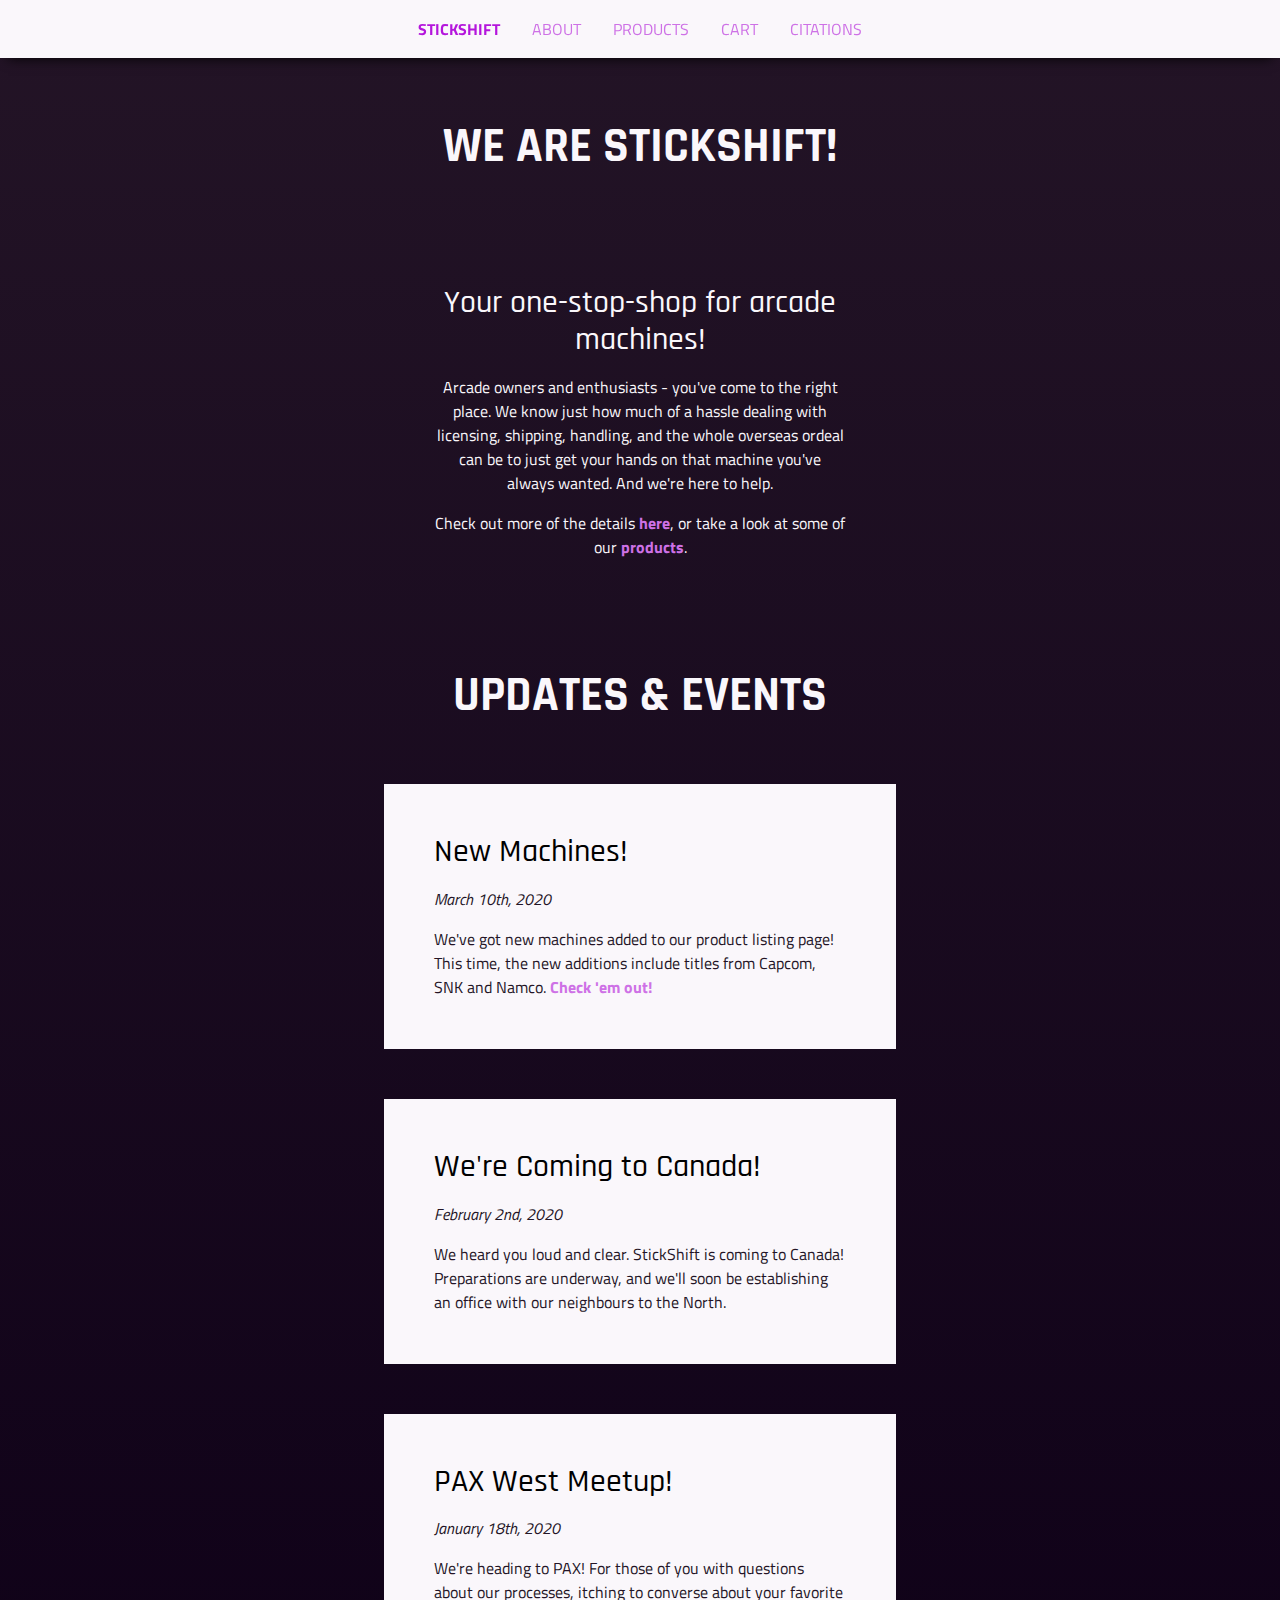
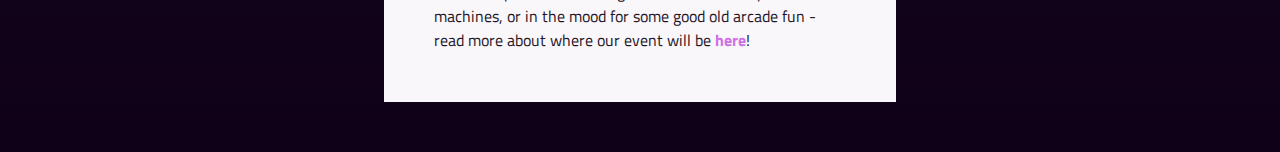
<file: Project2/index.html>
<!DOCTYPE html>
<!-- saved from url=(0032)http://www.sfu.ca/~ndmackay/P01/ -->
<html lang="en-US"><head><meta http-equiv="Content-Type" content="text/html; charset=UTF-8"><link rel="icon" type="image/png" href="https://www.logolynx.com/images/logolynx/a4/a4298eb2329cab9ca3a1cd2868832c63.png">
  <link href="./css/grids.css" rel="stylesheet">
  <link href="./css/normalize.css" rel="stylesheet">
  <link href="https://fonts.googleapis.com/css?family=Rajdhani:500,700|Titillium+Web:400,600&display=swap" rel="stylesheet">

  <title>Test site</title>
  <link href="./css/main.css" rel="stylesheet">
</head>

<body>
  <div class="topnav"> <!-- Retrieved from https://www.w3schools.com/howto/howto_js_topnav.asp -->
    <a class="active" href="index.html">StickShift</a>
    <a href="about.html">About</a>
    <a href="product_listing.html">Products</a>
    <a href="cart.html">Cart</a>
    <a href="citations.html">Citations</a>
  </div>
  <div class="page-content">

    <h1>We Are StickShift!</h1>

    <div class="section-div-no-bg">
        <h2>Your one-stop-shop for arcade machines!</h2>
        <p>Arcade owners and enthusiasts - you've come to the right place. We know just how much of a hassle dealing with licensing, shipping, handling, and the whole overseas ordeal can be to just get your hands on that machine you've always wanted. And we're here to help.</p>
        <p>Check out more of the details <a href="about.html">here</a>, or take a look at some of our <a href="product_listing.html">products</a>.</p>
    </div>

    <h1>Updates & Events</h1>
    
    <div class="section-div">
        <h2>New Machines!</h2>
        <p><em>March 10th, 2020</em></p>
        <p>We've got new machines added to our product listing page! This time, the new additions include titles from Capcom, SNK and Namco. <a href="product_listing.html">Check 'em out!</a></p>
    </div>

    <div class="section-div">
        <h2>We're Coming to Canada!</h2>
        <p><em>February 2nd, 2020</em></p>
        <p>We heard you loud and clear. StickShift is coming to Canada! Preparations are underway, and we'll soon be establishing an office with our neighbours to the North.</p>
    </div>

    <div class="section-div">
      <h2>PAX West Meetup!</h2>
      <p><em>January 18th, 2020</em></p>
      <p>We're heading to PAX! For those of you with questions about our processes, itching to converse about your favorite machines, or in the mood for some good old arcade fun - read more about where our event will be <a href="">here</a>!</p>
  </div>

  </div>


</body></html>
</file>
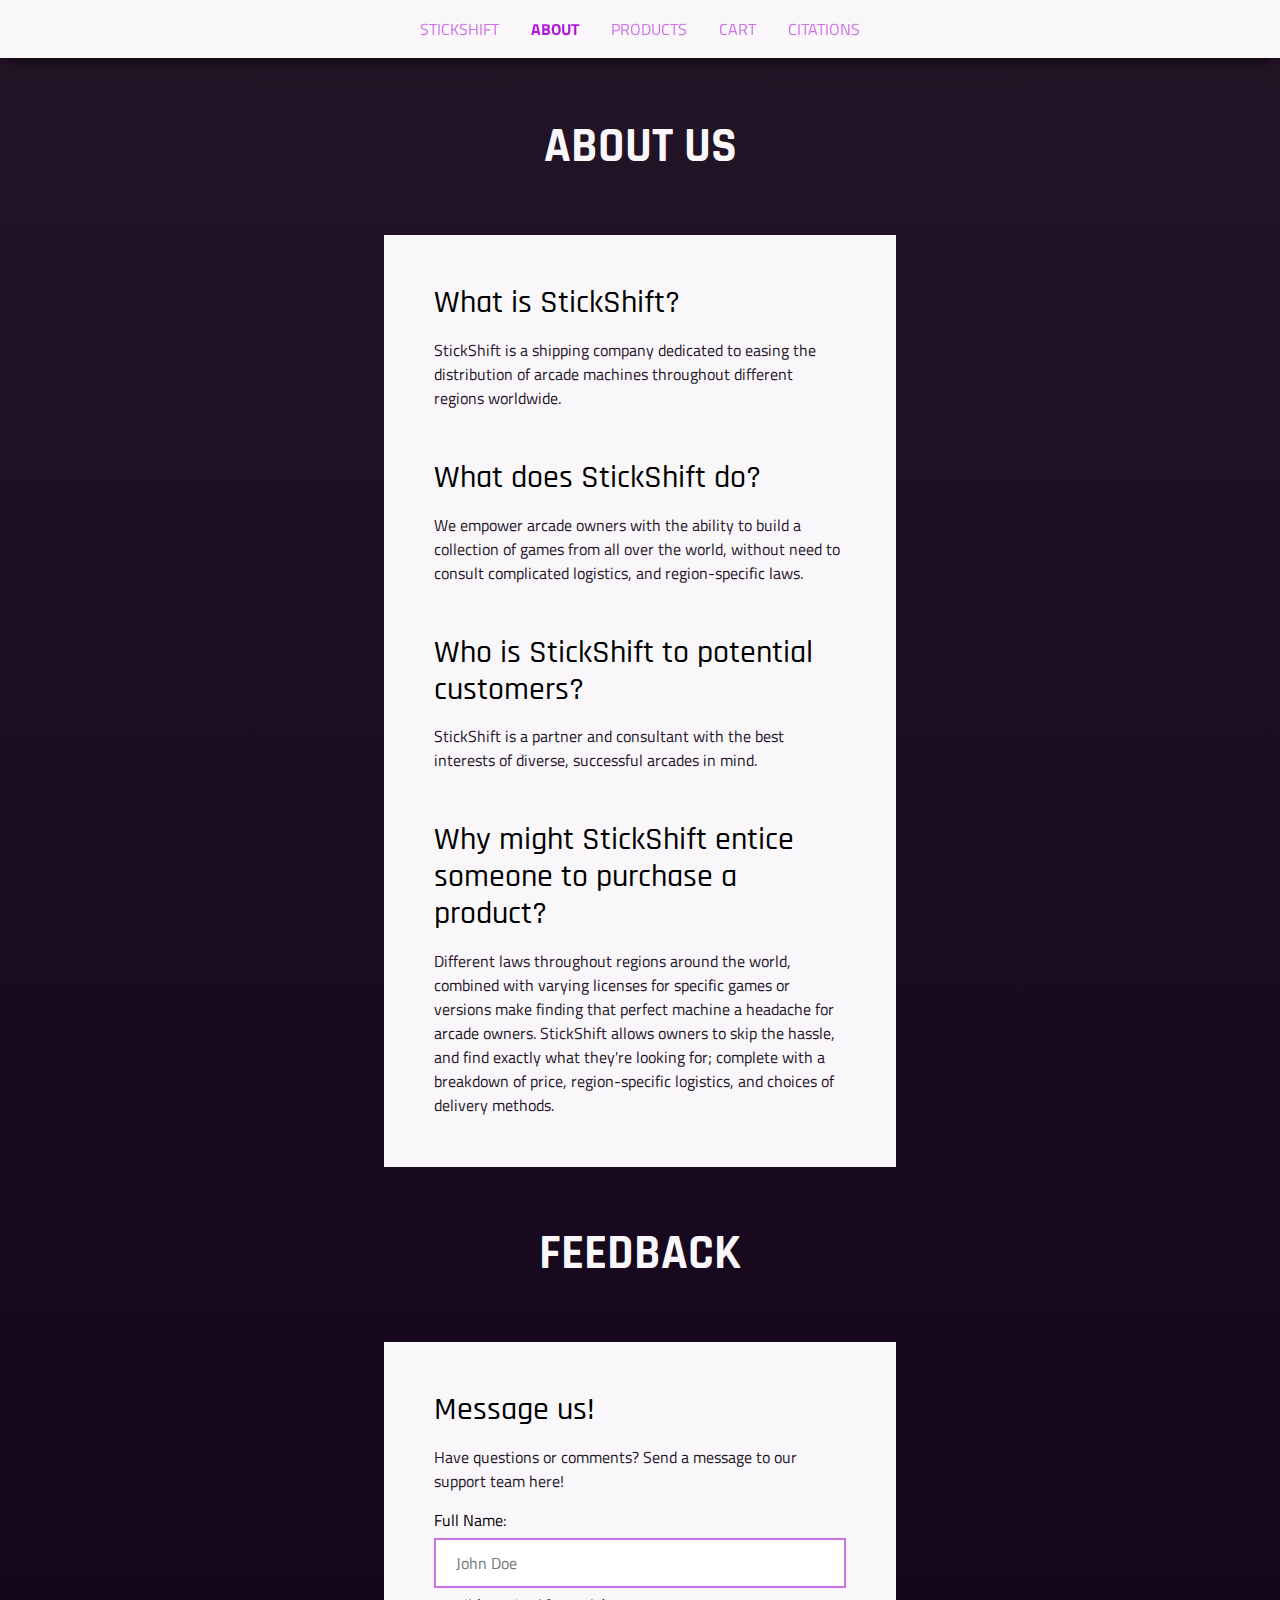
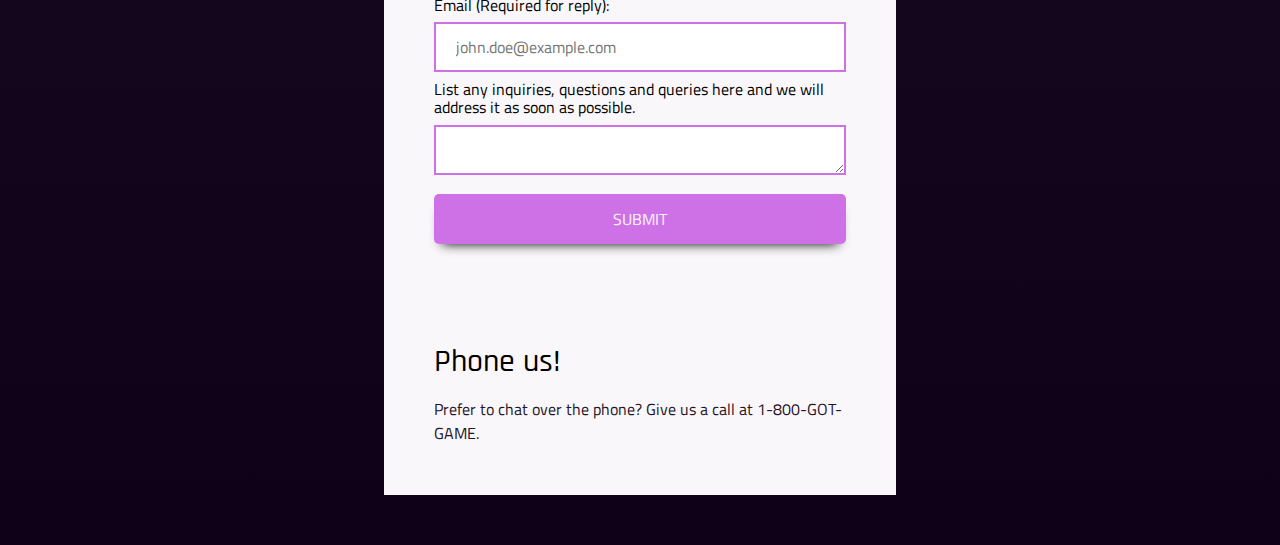
<file: Project2/about.html>
<!DOCTYPE html>
<!-- saved from url=(0032)http://www.sfu.ca/~ndmackay/P01/ -->
<html lang="en-US"><head><meta http-equiv="Content-Type" content="text/html; charset=UTF-8"><link rel="icon" type="image/png" href="https://www.logolynx.com/images/logolynx/a4/a4298eb2329cab9ca3a1cd2868832c63.png">
  <link href="./css/grids.css" rel="stylesheet">
  <link href="./css/normalize.css" rel="stylesheet">
  <link href="https://fonts.googleapis.com/css?family=Rajdhani:500,700|Titillium+Web:400,600&display=swap" rel="stylesheet">

  <title>Test site</title>
  <link href="./css/main.css" rel="stylesheet">
</head>

<body>
  <div class="topnav"> <!-- Retrieved from https://www.w3schools.com/howto/howto_js_topnav.asp -->
    <a href="index.html">StickShift</a>
    <a class="active" href="about.html">About</a>
    <a href="product_listing.html">Products</a>
    <a href="cart.html">Cart</a>
    <a href="citations.html">Citations</a>
  </div>
  <div class="page-content">
    <h1>About Us</h1>

    <div class="section-div">
      <h2>What is StickShift?</h2>
      <p>
        StickShift is a shipping company dedicated to easing the distribution of arcade machines throughout different regions worldwide.
      </p>

      <h2>What does StickShift do?</h2>
      <p>
        We empower arcade owners with the ability to build a collection of games from all over the world, without need to consult complicated logistics, and region-specific laws.
      </p>

      <h2>Who is StickShift to potential customers?</h2>
      <p>
        StickShift is a partner and consultant with the best interests of diverse, successful arcades in mind.
      </p>

      <h2>Why might StickShift entice someone to purchase a product?</h2>
      <p>
        Different laws throughout regions around the world, combined with varying licenses for specific games or versions make finding that perfect machine a headache for arcade owners. StickShift allows owners to skip the hassle, and find exactly what they're looking for; complete with a breakdown of price, region-specific logistics, and choices of delivery methods.
      </p>
    </div>
    <h1>Feedback</h1>
    <div class="section-div">
      <h2>Message us!</h2>
      <p>Have questions or comments? Send a message to our support team here!</p>
      <br>
      <form>
        <label for="name">Full Name: </label>
          <input type="text" name="firstname" placeholder="John Doe">
        <label for="email">Email (Required for reply): </label>
          <input type="text" name="firstname" placeholder="john.doe@example.com">
        <label for="feedback">List any inquiries, questions and queries here and we will address it as soon as possible.</label>
          <textarea id="feedbackbox"></textarea>
        <input type="submit" class="cta">
      </form>
      <h2>Phone us!</h2>
      <p>Prefer to chat over the phone? Give us a call at 1-800-GOT-GAME.</p>
    </div>
  </div>


</body></html>
</file>
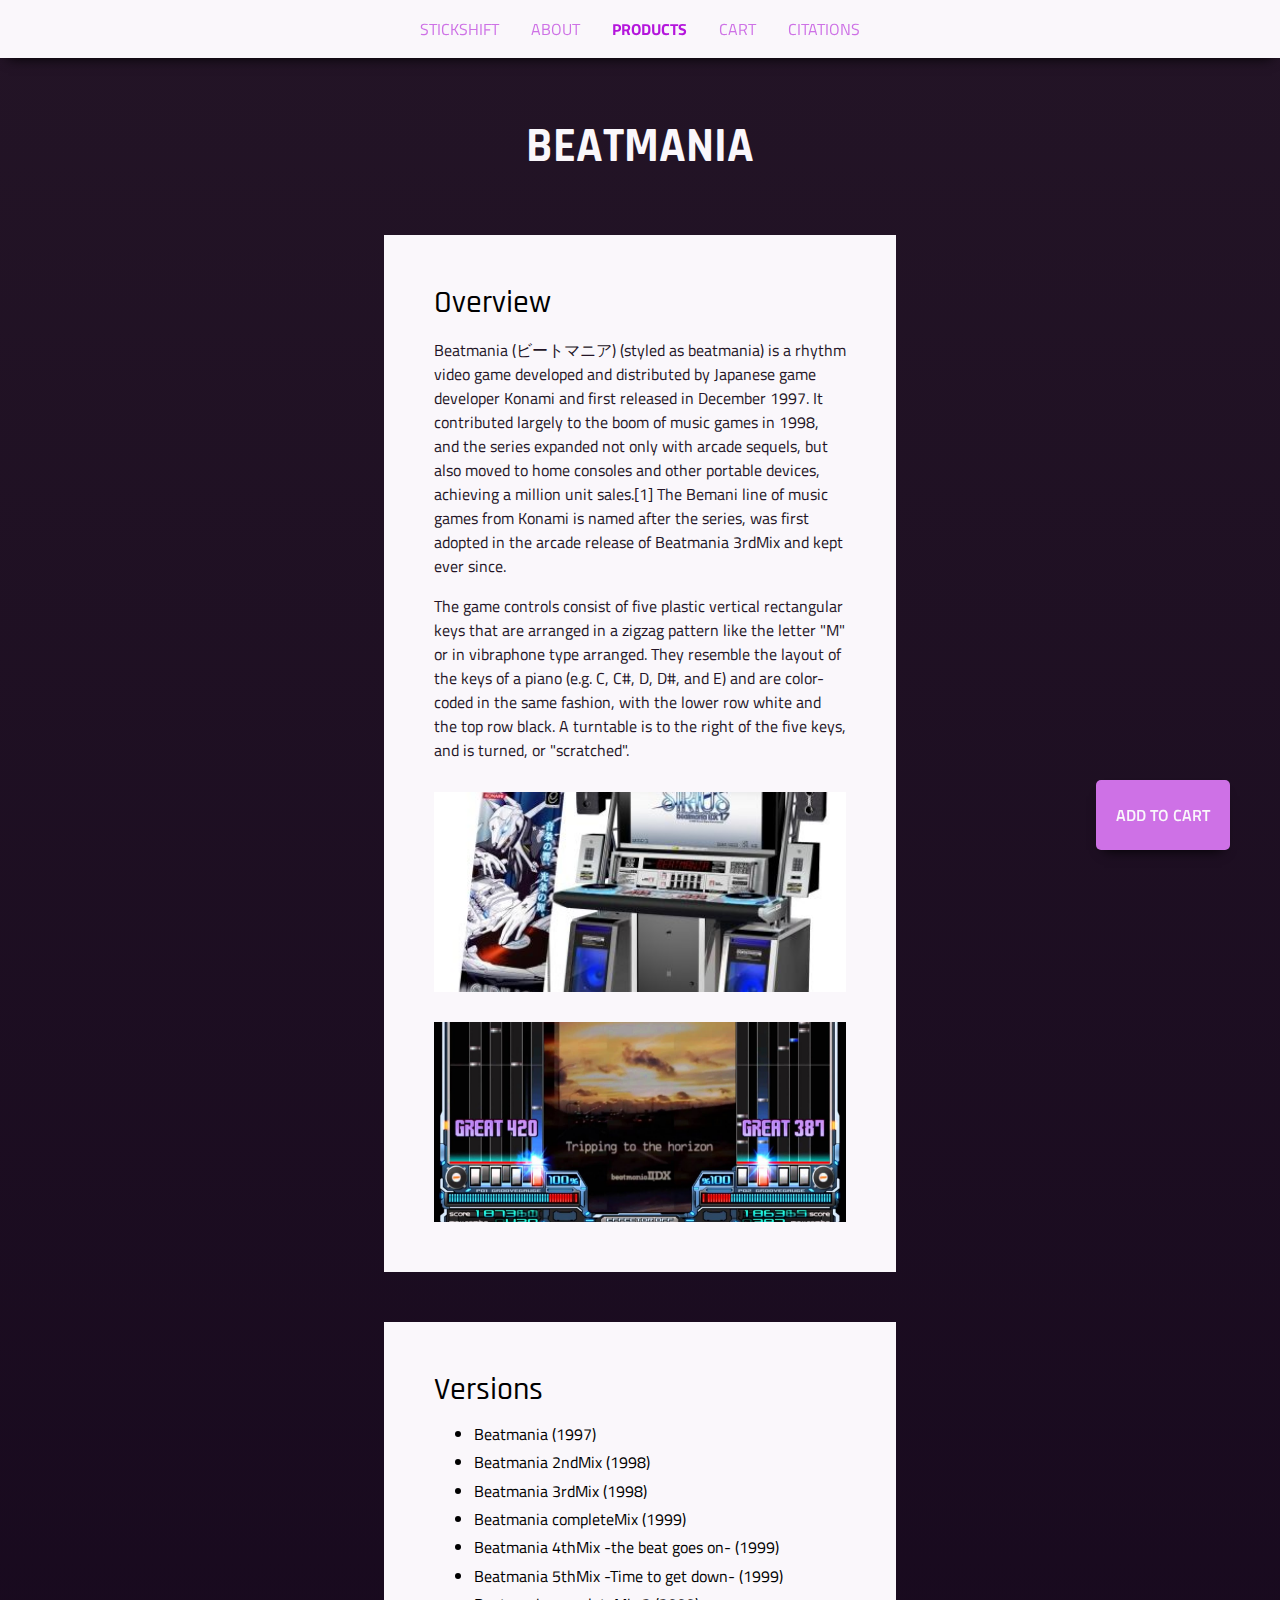
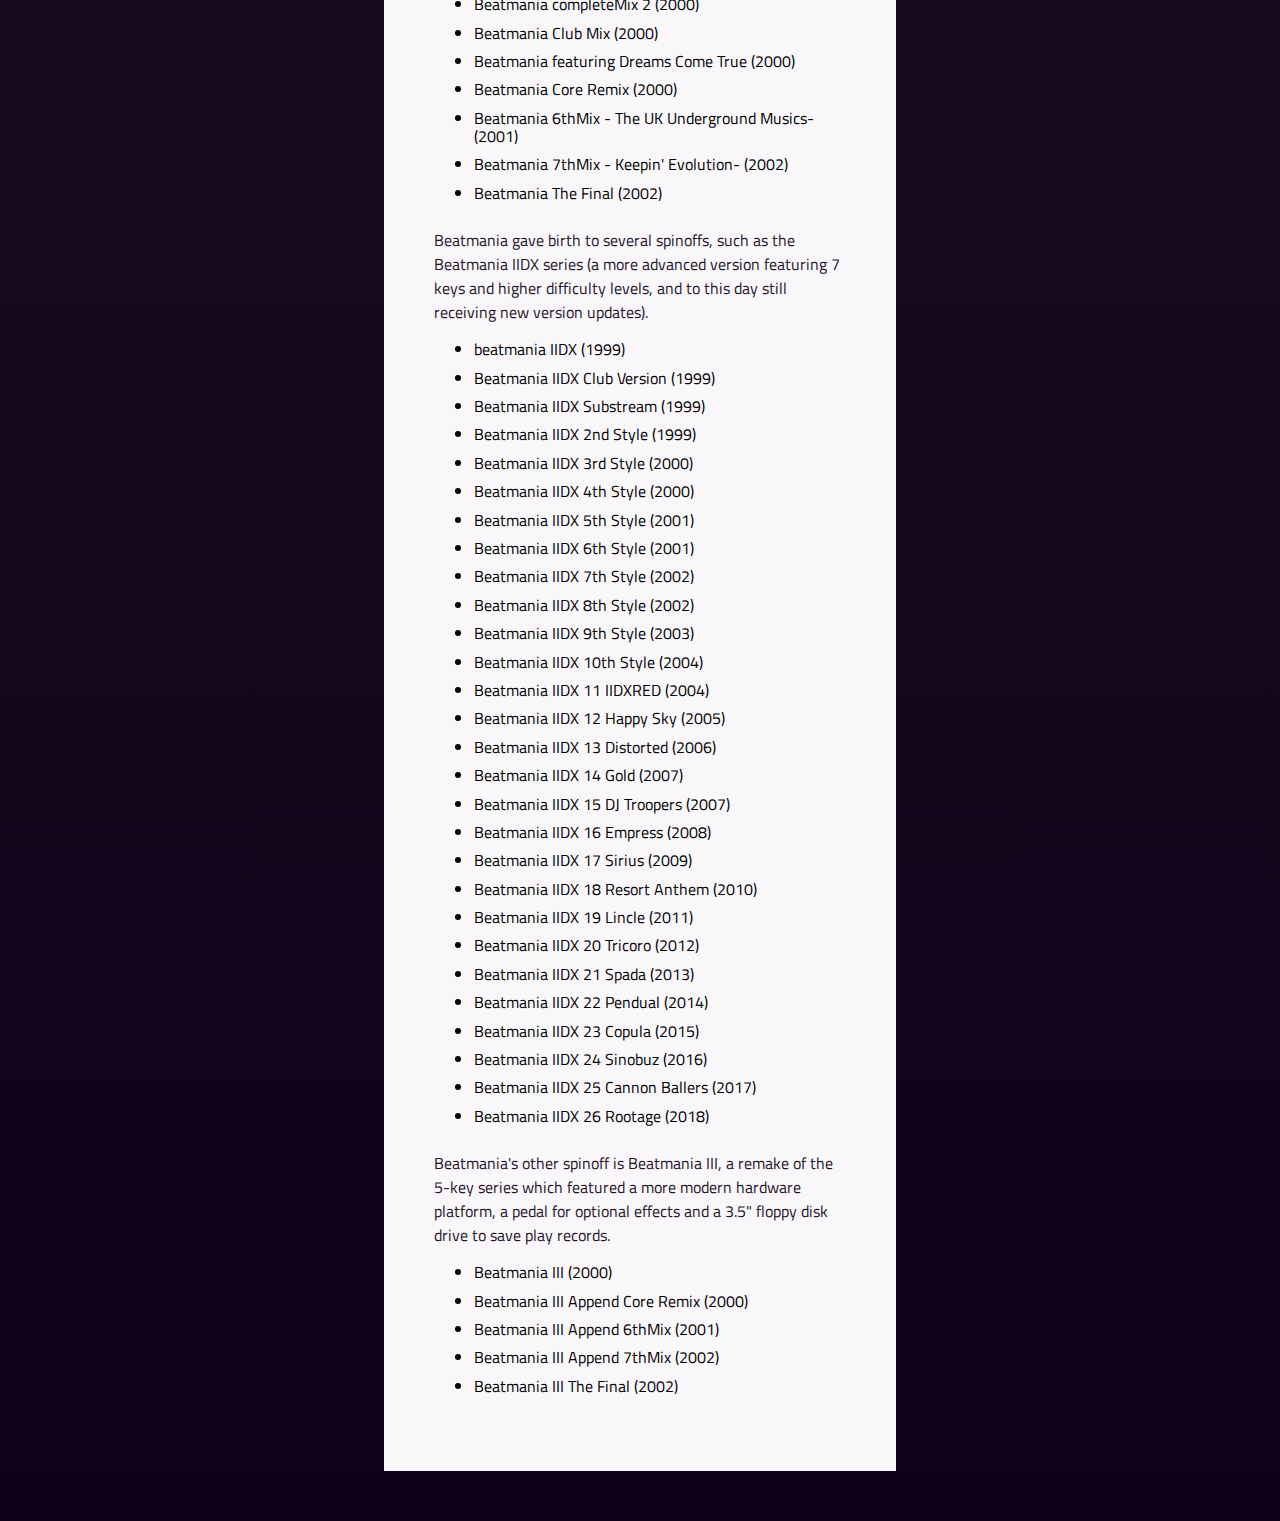
<file: Project2/beatmania.html>
<!DOCTYPE html>
<!-- saved from url=(0032)http://www.sfu.ca/~ndmackay/P01/ -->
<html lang="en-US"><head><meta http-equiv="Content-Type" content="text/html; charset=UTF-8"><link rel="icon" type="image/png" href="https://www.logolynx.com/images/logolynx/a4/a4298eb2329cab9ca3a1cd2868832c63.png">
  <link href="./css/grids.css" rel="stylesheet">
  <link href="./css/normalize.css" rel="stylesheet">
  <link href="https://fonts.googleapis.com/css?family=Rajdhani:500,700|Titillium+Web:400,600&display=swap" rel="stylesheet">

  <title>Test site</title>
  <link href="./css/main.css" rel="stylesheet">
</head>

<body>
  <div class="topnav"> <!-- Retrieved from https://www.w3schools.com/howto/howto_js_topnav.asp -->
    <a href="index.html">StickShift</a>
    <a href="about.html">About</a>
    <a class="active" href="product_listing.html">Products</a>
    <a href="cart.html">Cart</a>
     <a href="citations.html">Citations</a>
  </div>

  <button onclick="location.href='cart.html';" class="cta cart-button grow">
    <h3>Add to Cart</h3>
  </button>

  <div class="page-content">
    <h1>Beatmania</h1>

    <div class="section-div" id="overview">
      <h2>Overview</h2>
      <p>
        Beatmania (ビートマニア) (styled as beatmania) is a rhythm video game developed and distributed by Japanese game developer Konami and first released in December 1997. It contributed largely to the boom of music games in 1998, and the series expanded not only with arcade sequels, but also moved to home consoles and other portable devices, achieving a million unit sales.[1] The Bemani line of music games from Konami is named after the series, was first adopted in the arcade release of Beatmania 3rdMix and kept ever since.
      </p>
      <p>
        The game controls consist of five plastic vertical rectangular keys that are arranged in a zigzag pattern like the letter "M" or in vibraphone type arranged. They resemble the layout of the keys of a piano (e.g. C, C#, D, D#, and E) and are color-coded in the same fashion, with the lower row white and the top row black. A turntable is to the right of the five keys, and is turned, or "scratched".
      </p>

      <div class="img-container" id="beatmania-machine"></div>
      <div class="img-container" id="beatmania-gameplay"></div>

    </div>

    <div class="section-div" id="versions">
      <h2>Versions</h2>
      <ul>
        <li>Beatmania (1997)</li>
        <li>Beatmania 2ndMix (1998)</li>
        <li>Beatmania 3rdMix (1998)</li>
        <li>Beatmania completeMix (1999)</li>
        <li>Beatmania 4thMix -the beat goes on- (1999)</li>
        <li>Beatmania 5thMix -Time to get down- (1999)</li>
        <li>Beatmania completeMix 2 (2000)</li>
        <li>Beatmania Club Mix (2000)</li>
        <li>Beatmania featuring Dreams Come True (2000)</li>
        <li>Beatmania Core Remix (2000)</li>
        <li>Beatmania 6thMix - The UK Underground Musics- (2001)</li>
        <li>Beatmania 7thMix - Keepin' Evolution- (2002)</li>
        <li>Beatmania The Final (2002)</li>
      </ul>
      <p>
        Beatmania gave birth to several spinoffs, such as the Beatmania IIDX series (a more advanced version featuring 7 keys and higher difficulty levels, and to this day still receiving new version updates).
      </p>
      <ul>
        <li>beatmania IIDX (1999)</li>
        <li>Beatmania IIDX Club Version (1999)</li>
        <li>Beatmania IIDX Substream (1999)</li>
        <li>Beatmania IIDX 2nd Style (1999)</li>
        <li>Beatmania IIDX 3rd Style (2000)</li>
        <li>Beatmania IIDX 4th Style (2000)</li>
        <li>Beatmania IIDX 5th Style (2001)</li>
        <li>Beatmania IIDX 6th Style (2001)</li>
        <li>Beatmania IIDX 7th Style (2002)</li>
        <li>Beatmania IIDX 8th Style (2002)</li>
        <li>Beatmania IIDX 9th Style (2003)</li>
        <li>Beatmania IIDX 10th Style (2004)</li>
        <li>Beatmania IIDX 11 IIDXRED (2004)</li>
        <li>Beatmania IIDX 12 Happy Sky (2005)</li>
        <li>Beatmania IIDX 13 Distorted (2006)</li>
        <li>Beatmania IIDX 14 Gold (2007)</li>
        <li>Beatmania IIDX 15 DJ Troopers (2007)</li>
        <li>Beatmania IIDX 16 Empress (2008)</li>
        <li>Beatmania IIDX 17 Sirius (2009)</li>
        <li>Beatmania IIDX 18 Resort Anthem (2010)</li>
        <li>Beatmania IIDX 19 Lincle (2011)</li>
        <li>Beatmania IIDX 20 Tricoro (2012)</li>
        <li>Beatmania IIDX 21 Spada (2013)</li>
        <li>Beatmania IIDX 22 Pendual (2014)</li>
        <li>Beatmania IIDX 23 Copula (2015)</li>
        <li>Beatmania IIDX 24 Sinobuz (2016)</li>
        <li>Beatmania IIDX 25 Cannon Ballers (2017)</li>
        <li>Beatmania IIDX 26 Rootage (2018)</li>
      </ul>
      <p>
        Beatmania's other spinoff is Beatmania III, a remake of the 5-key series which featured a more modern hardware platform, a pedal for optional effects and a 3.5" floppy disk drive to save play records.
      </p>
      <ul>
        <li>Beatmania III (2000)</li>
        <li>Beatmania III Append Core Remix (2000)</li>
        <li>Beatmania III Append 6thMix (2001)</li>
        <li>Beatmania III Append 7thMix (2002)</li>
        <li>Beatmania III The Final (2002)</li>
      </ul>
    </div>

  </div>


</body></html>
</file>
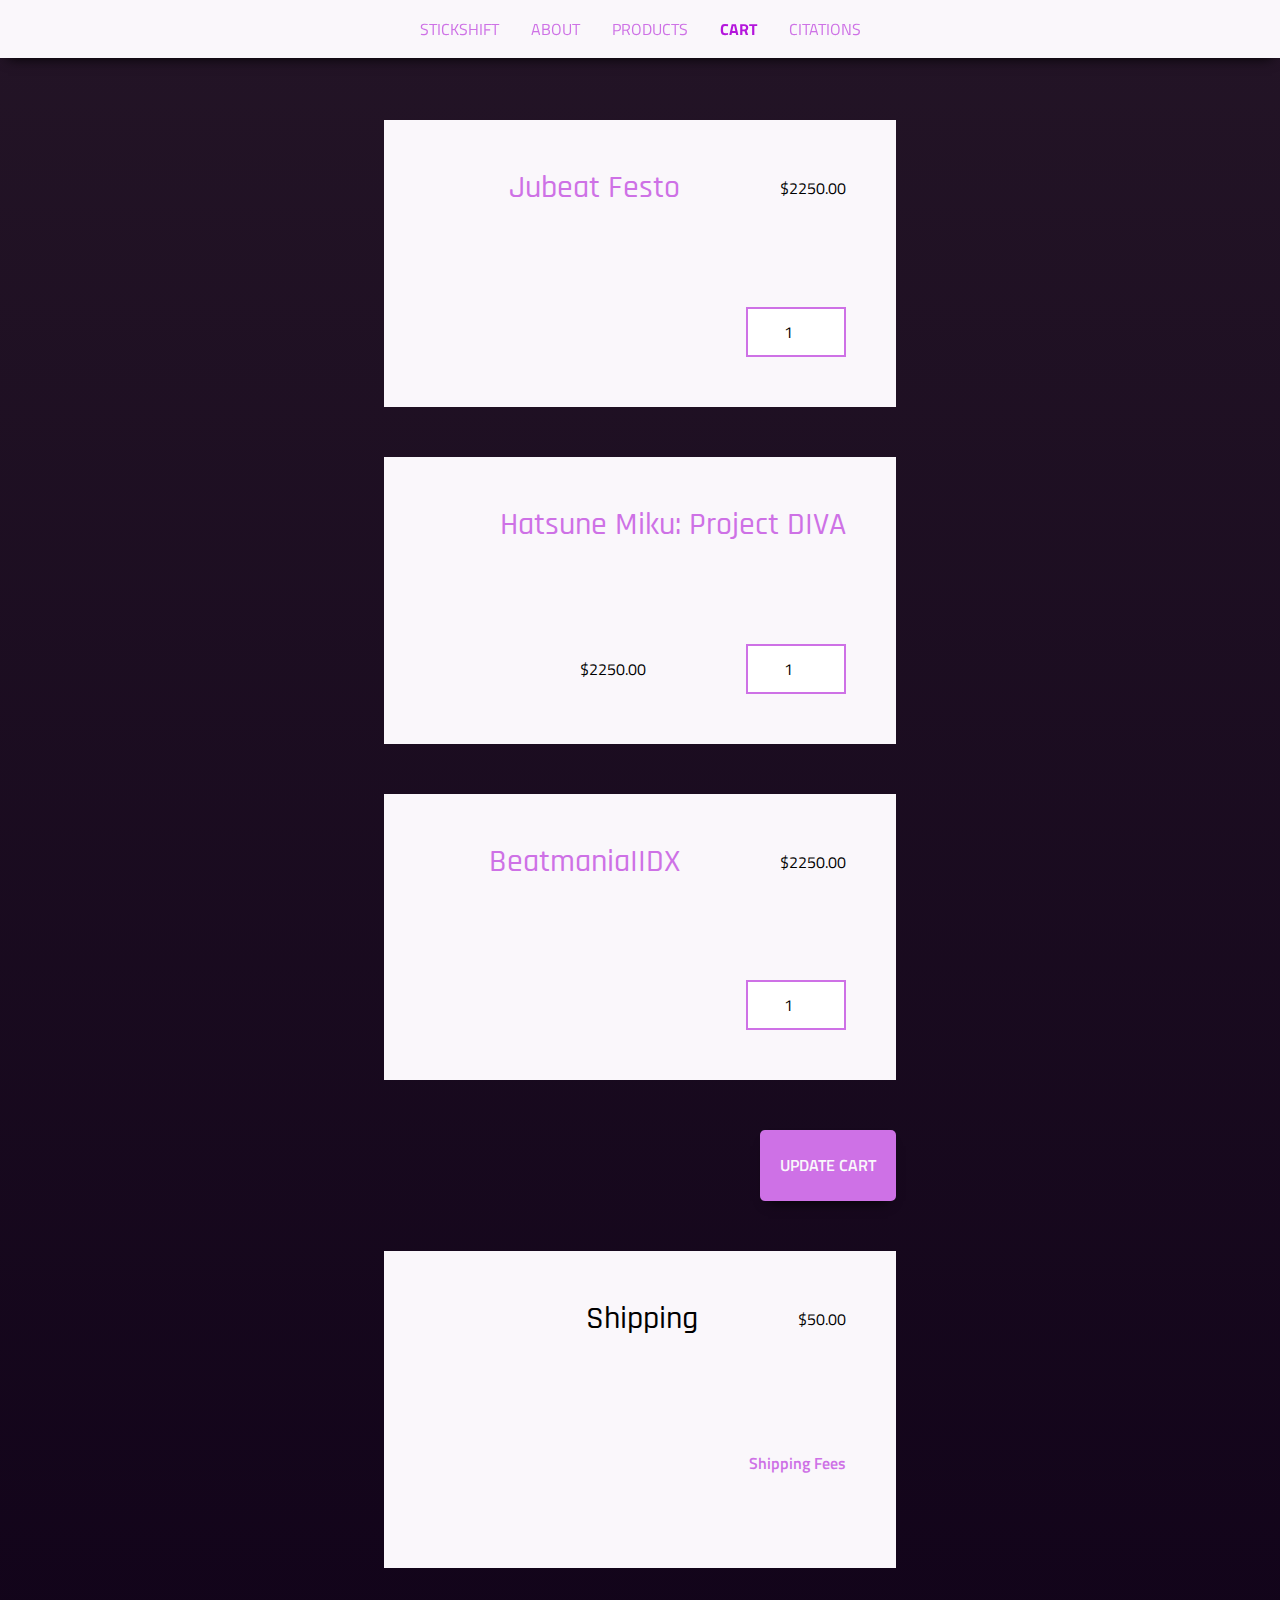
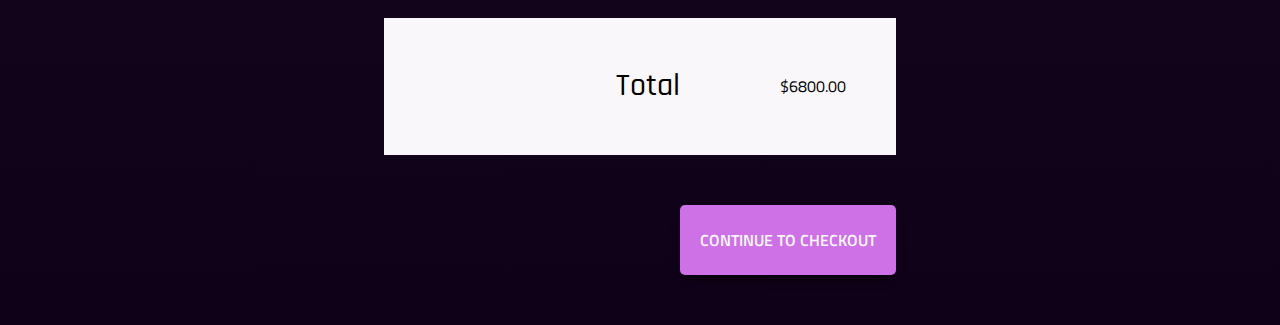
<file: Project2/cart.html>
<!DOCTYPE html>
<!-- saved from url=(0032)http://www.sfu.ca/~ndmackay/P01/ -->
<html lang="en-US"><head><meta http-equiv="Content-Type" content="text/html; charset=UTF-8"><link rel="icon" type="image/png" href="https://www.logolynx.com/images/logolynx/a4/a4298eb2329cab9ca3a1cd2868832c63.png">
  <link href="./css/grids.css" rel="stylesheet">
  <link href="./css/normalize.css" rel="stylesheet">
  <link href="https://fonts.googleapis.com/css?family=Rajdhani:500,700|Titillium+Web:400,600&display=swap" rel="stylesheet">

  <title>Test site</title>
  <link href="./css/main.css" rel="stylesheet">
</head>

<body>
  <div class="topnav"> <!-- Retrieved from https://www.w3schools.com/howto/howto_js_topnav.asp -->
    <a href="index.html">StickShift</a>
    <a href="about.html">About</a>
    <a href="product_listing.html">Products</a>
    <a class="active" href="cart.html">Cart</a>
    <a href="citations.html">Citations</a>
  </div>
  <div class="page-content">

    <div class="cart-item">
      <div class="item-property" id="item-name">
        <a href="jubeat.html"><h2>Jubeat Festo</h2></a>
      </div>
      <div class="item-property">
        <p>$2250.00</p>
      </div>
      <div class="item-property" id="item-quantity">
        <input type="number" value=1>
      </div>
    </div>

    <div class="cart-item">
      <div class="item-property" id="item-name">
        <a href="project_diva.html"><h2>Hatsune Miku: Project DIVA</h2></a>
      </div>
      <div class="item-property">
        <p>$2250.00</p>
      </div>
      <div class="item-property">
        <input type="number" value=1>
      </div>
    </div>

    <div class="cart-item">
      <div class="item-property" id="item-name">
        <a href="jubeat.html"><h2>BeatmaniaIIDX</h2></a>
      </div>
      <div class="item-property">
        <p>$2250.00</p>
      </div>
      <div class="item-property">
        <input type="number" value=1>
      </div>
    </div>

    <button onclick="location.href='cart.html';" class="cta grow"><h3>Update Cart</h3></button>

    <div class="cart-item">
      <div class="item-property" id="item-name">
        <h2>Shipping</h2>
      </div>
      <div class="item-property">
        <p>$50.00</p>
      </div>
      <div class="item-property">
        <a href=""><h3>Shipping Fees</h3></a>
      </div>
    </div>

    <div class="cart-item">
      <div class="item-property" id="item-name">
        <h2>Total</h2>
      </div>
      <div class="item-property">
        <p>$6800.00</p>
      </div>
    </div>

    <button onclick="location.href='checkout.html';" class="cta grow"><h3>Continue to Checkout</h3></button>

  </div>


</body></html>
</file>
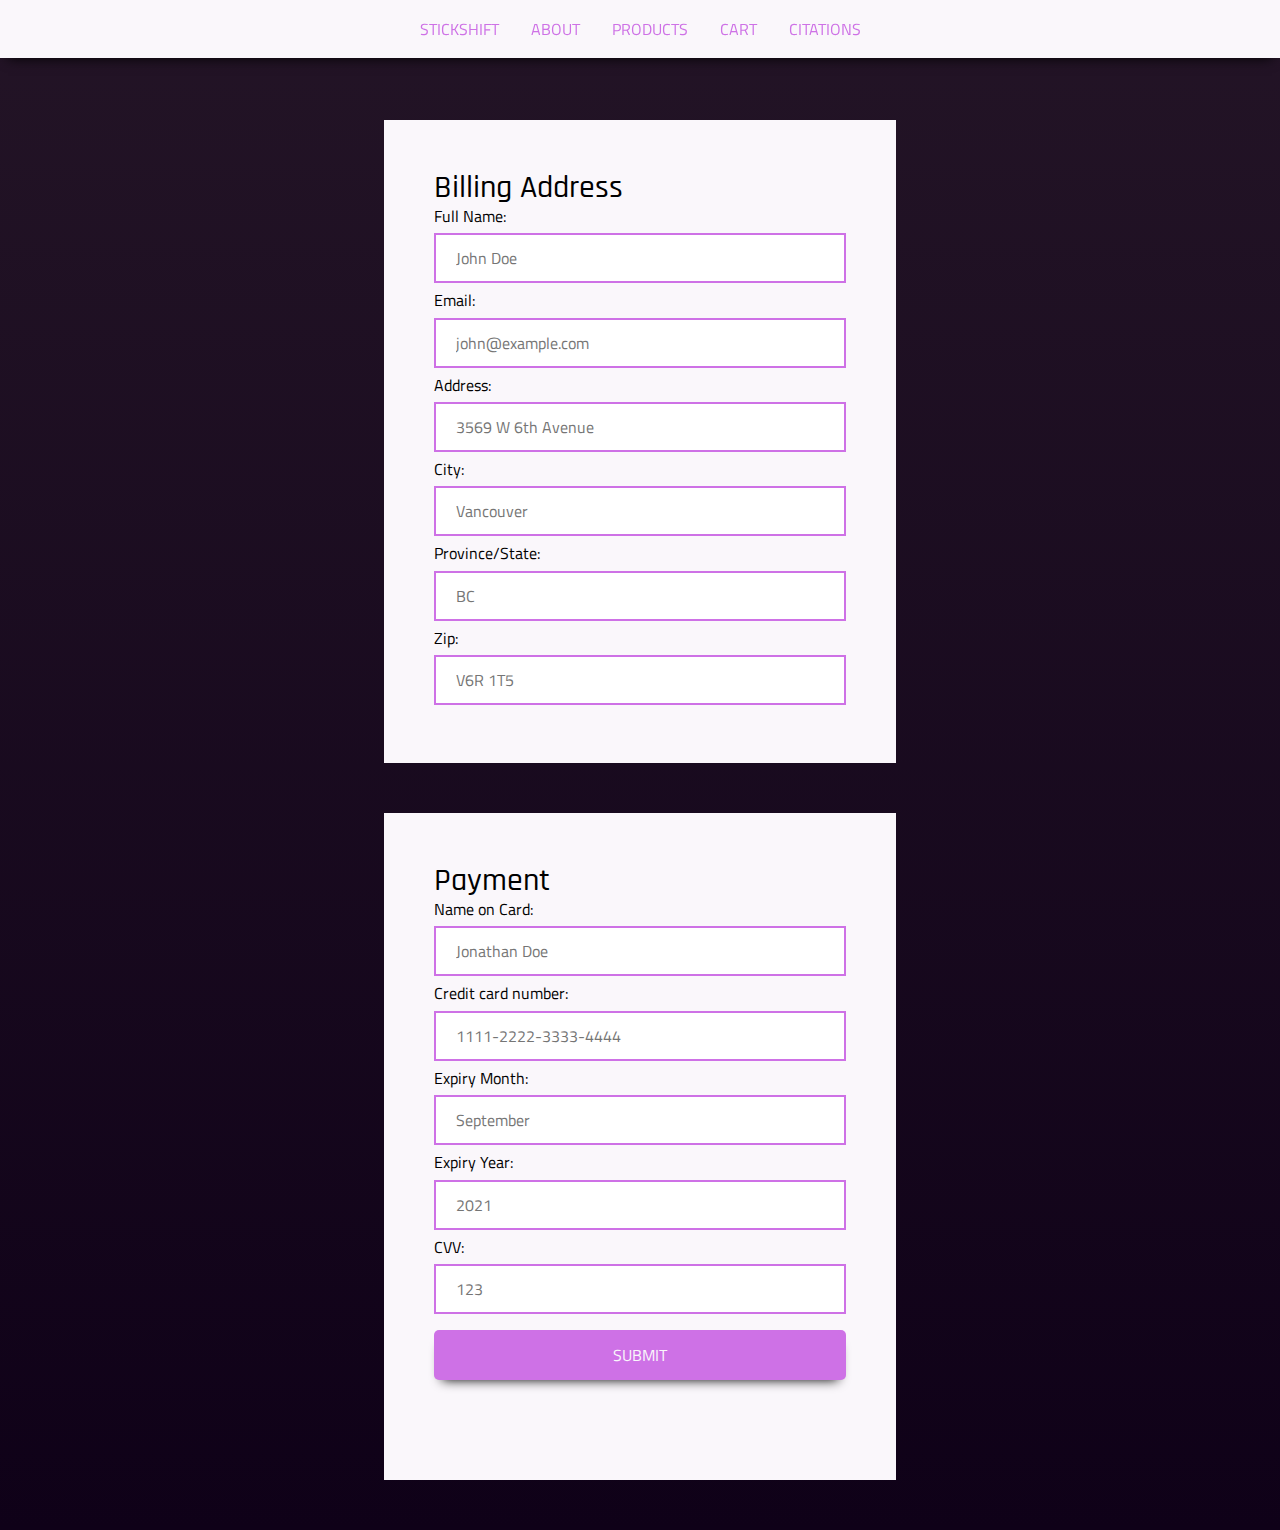
<file: Project2/checkout.html>
<!DOCTYPE html>
<!-- saved from url=(0032)http://www.sfu.ca/~ndmackay/P01/ -->
<html lang="en-US"><head><meta http-equiv="Content-Type" content="text/html; charset=UTF-8"><link rel="icon" type="image/png" href="https://www.logolynx.com/images/logolynx/a4/a4298eb2329cab9ca3a1cd2868832c63.png">
  <link href="./css/grids.css" rel="stylesheet">
  <link href="./css/normalize.css" rel="stylesheet">
  <link href="https://fonts.googleapis.com/css?family=Rajdhani:500,700|Titillium+Web:400,600&display=swap" rel="stylesheet">

  <title>Test site</title>
  <link href="./css/main.css" rel="stylesheet">
</head>

<body>
  <div class="topnav"> <!-- Retrieved from https://www.w3schools.com/howto/howto_js_topnav.asp -->
    <a href="index.html">StickShift</a>
    <a href="about.html">About</a>
    <a href="product_listing.html">Products</a>
    <a href="cart.html">Cart</a>
    <a href="citations.html">Citations</a>
  </div>
  <div class="page-content">
    <div class="section-div"> <!-- Modified from https://www.w3schools.com/howto/howto_css_checkout_form.asp -->
      <h2>Billing Address</h2>
      <label for="name">Full Name: </label><input type="text" id="name" name="firstname" placeholder="John Doe">
      <label for="email">Email: </label><input type="text" id="email" name="email" placeholder="john@example.com">
      <label for="adr">Address: </label><input type="text" id="adr" name="address" placeholder="3569 W 6th Avenue">
      <label for="city">City: </label><input type="text" id="city" name="city" placeholder="Vancouver">
      <label for="state">Province/State: </label><input type="text" id="state" name="state" placeholder="BC">
      <label for="zip">Zip:</label><input type="text" id="zip" name="zip" placeholder="V6R 1T5">
    </div>
    <div class="section-div">
      <h2>Payment</h2>
      <label for="cname">Name on Card: </label><input type="text" id="cname" name="cardname" placeholder="Jonathan Doe">
      <label for="ccnum">Credit card number: </label><input type="text" id="ccnum" name="cardnumber" placeholder="1111-2222-3333-4444">
      <label for="expmonth">Expiry Month: </label><input type="text" id="expmonth" name="expmonth" placeholder="September">
      <label for="expyear">Expiry Year: </label><input type="text" id="expyear" name="expyear" placeholder="2021">
      <label for="cvv">CVV: </label><input type="text" id="cvv" name="cvv" placeholder="123">
      <input class="cta" type="reset" value="Submit">
    </div>
  </div>


</body></html>
</file>
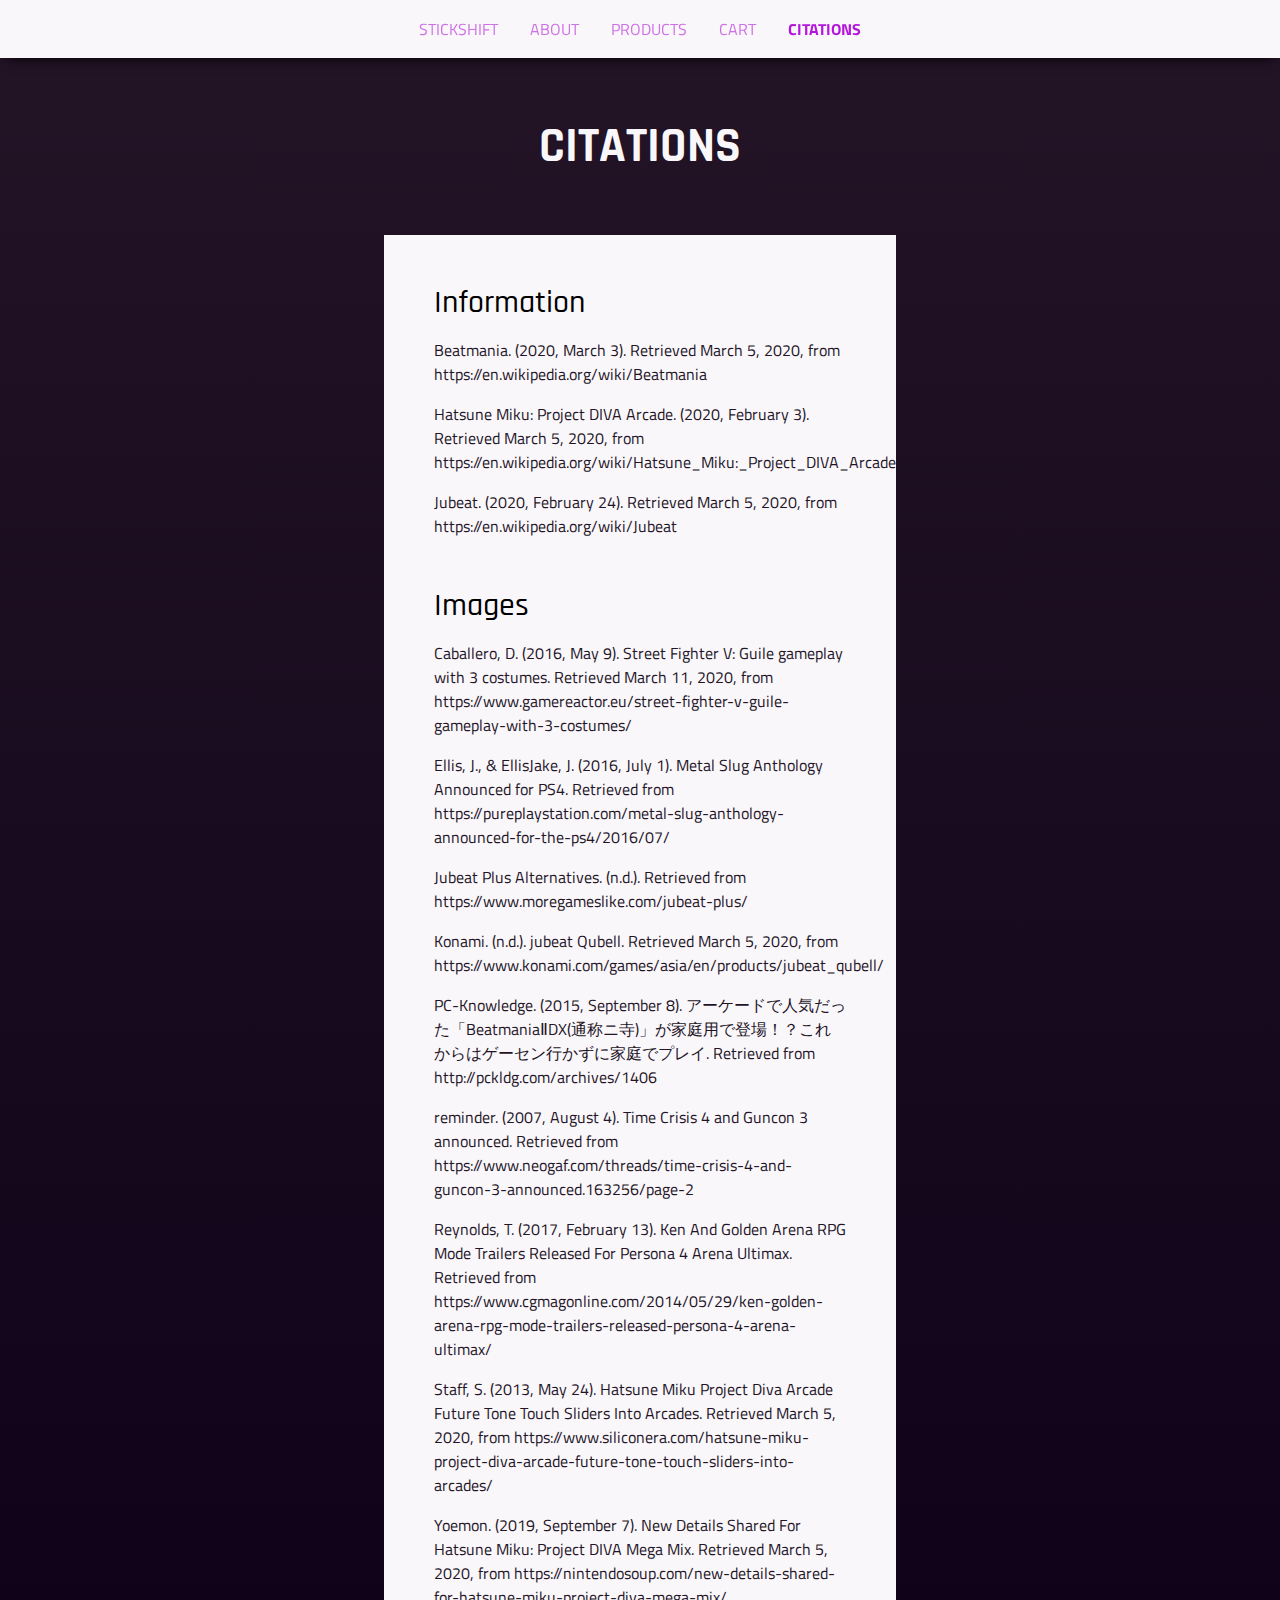
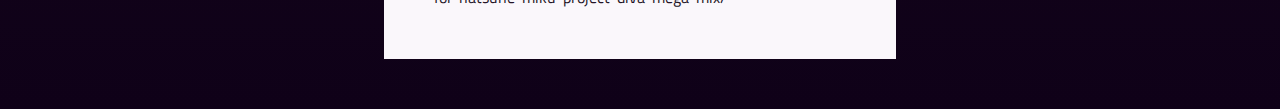
<file: Project2/citations.html>
<!DOCTYPE html>
<!-- saved from url=(0032)http://www.sfu.ca/~ndmackay/P01/ -->
<html lang="en-US"><head><meta http-equiv="Content-Type" content="text/html; charset=UTF-8"><link rel="icon" type="image/png" href="https://www.logolynx.com/images/logolynx/a4/a4298eb2329cab9ca3a1cd2868832c63.png">
  <link href="./css/grids.css" rel="stylesheet">
  <link href="./css/normalize.css" rel="stylesheet">
  <link href="https://fonts.googleapis.com/css?family=Rajdhani:500,700|Titillium+Web:400,600&display=swap" rel="stylesheet">

  <title>Test site</title>
  <link href="./css/main.css" rel="stylesheet">
</head>

<body>
  <div class="topnav"> <!-- Retrieved from https://www.w3schools.com/howto/howto_js_topnav.asp -->
    <a href="index.html">StickShift</a>
    <a href="about.html">About</a>
    <a href="product_listing.html">Products</a>
    <a href="cart.html">Cart</a>
    <a class="active" href="citations.html">Citations</a>
  </div>
  <div class="page-content">
    <h1>Citations</h1>

    <div class="section-div">
      <h2>Information</h2>
      <p>Beatmania. (2020, March 3). Retrieved March 5, 2020, from https://en.wikipedia.org/wiki/Beatmania</p>
      <p>Hatsune Miku: Project DIVA Arcade. (2020, February 3). Retrieved March 5, 2020, from https://en.wikipedia.org/wiki/Hatsune_Miku:_Project_DIVA_Arcade</p>
      <p>Jubeat. (2020, February 24). Retrieved March 5, 2020, from https://en.wikipedia.org/wiki/Jubeat</p>

      <h2>Images</h2>
      <p>Caballero, D. (2016, May 9). Street Fighter V: Guile gameplay with 3 costumes. Retrieved March 11, 2020, from https://www.gamereactor.eu/street-fighter-v-guile-gameplay-with-3-costumes/</p>
      <p>Ellis, J., & EllisJake, J. (2016, July 1). Metal Slug Anthology Announced for PS4. Retrieved from https://pureplaystation.com/metal-slug-anthology-announced-for-the-ps4/2016/07/</p>
      <p>Jubeat Plus Alternatives. (n.d.). Retrieved from https://www.moregameslike.com/jubeat-plus/</p>
      <p>Konami. (n.d.). jubeat Qubell. Retrieved March 5, 2020, from https://www.konami.com/games/asia/en/products/jubeat_qubell/</p>
      <p>PC-Knowledge. (2015, September 8). アーケードで人気だった「BeatmaniaⅡDX(通称ニ寺)」が家庭用で登場！？これからはゲーセン行かずに家庭でプレイ. Retrieved from http://pckldg.com/archives/1406</p>
      <p>reminder. (2007, August 4). Time Crisis 4 and Guncon 3 announced. Retrieved from https://www.neogaf.com/threads/time-crisis-4-and-guncon-3-announced.163256/page-2</p>
      <p>Reynolds, T. (2017, February 13). Ken And Golden Arena RPG Mode Trailers Released For Persona 4 Arena Ultimax. Retrieved from https://www.cgmagonline.com/2014/05/29/ken-golden-arena-rpg-mode-trailers-released-persona-4-arena-ultimax/</p>
      <p>Staff, S. (2013, May 24). Hatsune Miku Project Diva Arcade Future Tone Touch Sliders Into Arcades. Retrieved March 5, 2020, from https://www.siliconera.com/hatsune-miku-project-diva-arcade-future-tone-touch-sliders-into-arcades/</p>
      <p>Yoemon. (2019, September 7). New Details Shared For Hatsune Miku: Project DIVA Mega Mix. Retrieved March 5, 2020, from https://nintendosoup.com/new-details-shared-for-hatsune-miku-project-diva-mega-mix/</p>
    </div>
  </div>


</body></html>
</file>
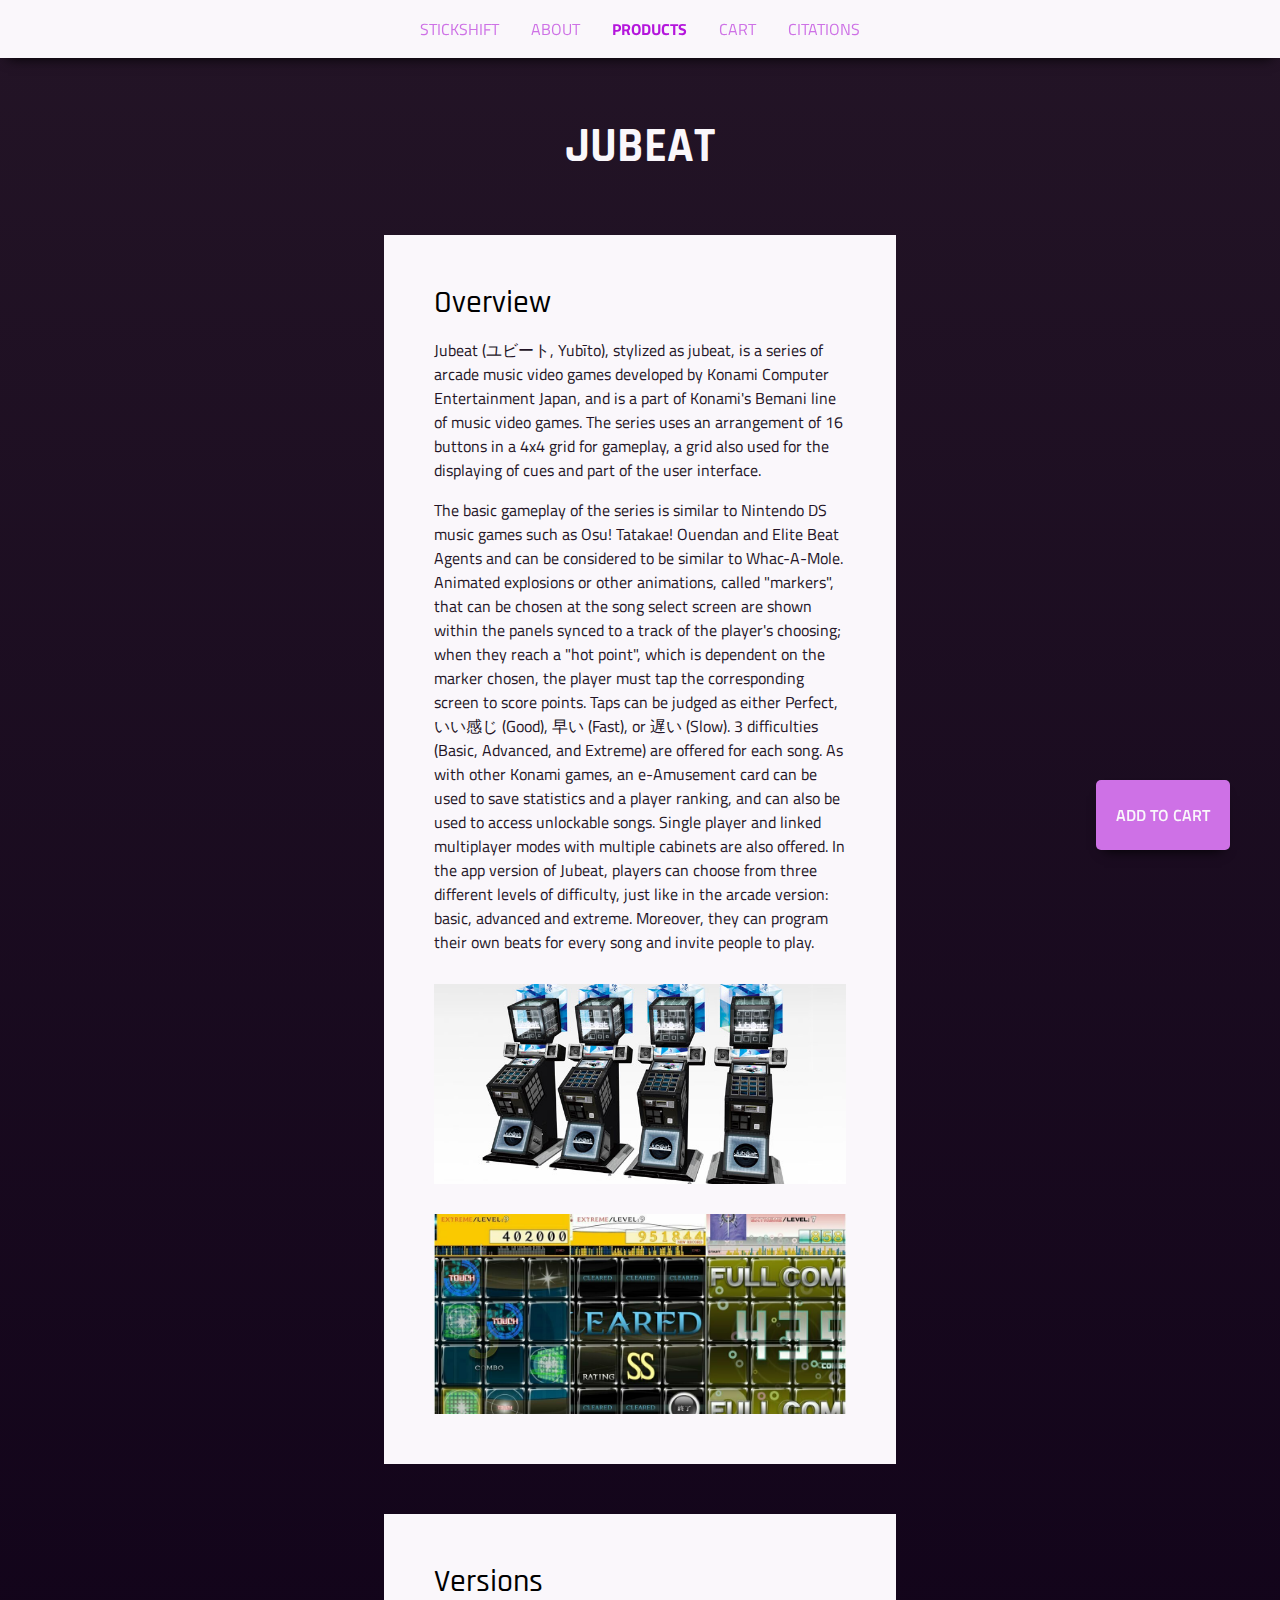
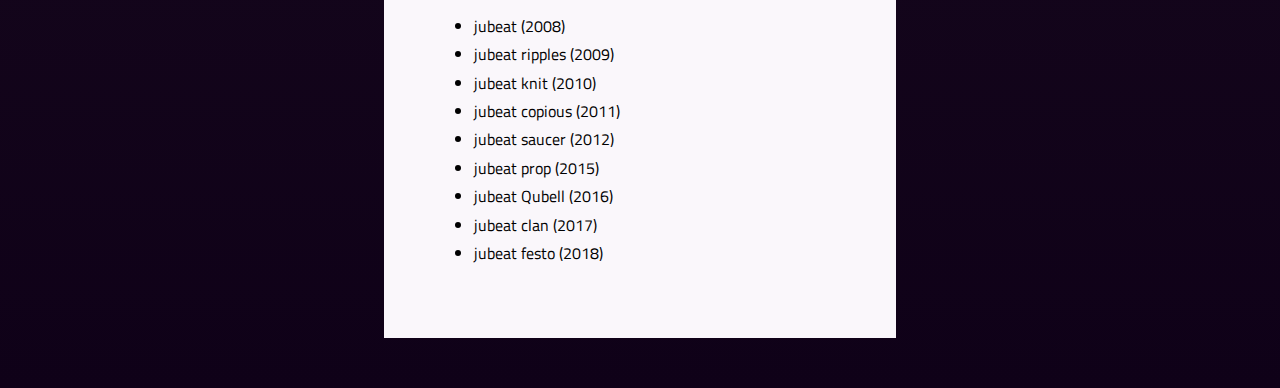
<file: Project2/jubeat.html>
<!DOCTYPE html>
<!-- saved from url=(0032)http://www.sfu.ca/~ndmackay/P01/ -->
<html lang="en-US"><head><meta http-equiv="Content-Type" content="text/html; charset=UTF-8"><link rel="icon" type="image/png" href="https://www.logolynx.com/images/logolynx/a4/a4298eb2329cab9ca3a1cd2868832c63.png">
  <link href="./css/grids.css" rel="stylesheet">
  <link href="./css/normalize.css" rel="stylesheet">
  <link href="https://fonts.googleapis.com/css?family=Rajdhani:500,700|Titillium+Web:400,600&display=swap" rel="stylesheet">

  <title>Test site</title>
  <link href="./css/main.css" rel="stylesheet">
</head>

<body>
  <div class="topnav"> <!-- Retrieved from https://www.w3schools.com/howto/howto_js_topnav.asp -->
    <a href="index.html">StickShift</a>
    <a href="about.html">About</a>
    <a class="active" href="product_listing.html">Products</a>
    <a href="cart.html">Cart</a>
    <a href="citations.html">Citations</a>
  </div>

  <button onclick="location.href='cart.html';" class="cta cart-button grow">
    <h3>Add to Cart</h3>
  </button>

  <div class="page-content">
    <h1>Jubeat</h1>

    <div class="section-div" id="overview">
      <h2>Overview</h2>
      <p>
        Jubeat (ユビート, Yubīto), stylized as jubeat, is a series of arcade music video games developed by Konami Computer Entertainment Japan, and is a part of Konami's Bemani line of music video games. The series uses an arrangement of 16 buttons in a 4x4 grid for gameplay, a grid also used for the displaying of cues and part of the user interface.
      </p>
      <p>
        The basic gameplay of the series is similar to Nintendo DS music games such as Osu! Tatakae! Ouendan and Elite Beat Agents and can be considered to be similar to Whac-A-Mole. Animated explosions or other animations, called "markers", that can be chosen at the song select screen are shown within the panels synced to a track of the player's choosing; when they reach a "hot point", which is dependent on the marker chosen, the player must tap the corresponding screen to score points. Taps can be judged as either Perfect, いい感じ (Good), 早い (Fast), or 遅い (Slow). 3 difficulties (Basic, Advanced, and Extreme) are offered for each song. As with other Konami games, an e-Amusement card can be used to save statistics and a player ranking, and can also be used to access unlockable songs. Single player and linked multiplayer modes with multiple cabinets are also offered. In the app version of Jubeat, players can choose from three different levels of difficulty, just like in the arcade version: basic, advanced and extreme. Moreover, they can program their own beats for every song and invite people to play.
      </p>

      <div class="img-container" id="jubeat-machine"></div>
      <div class="img-container" id="jubeat-gameplay"></div>

    </div>

    <div class="section-div" id="versions">
      <h2>Versions</h2>
      <ul>
        <li>jubeat (2008)</li>
        <li>jubeat ripples (2009)</li>
        <li>jubeat knit (2010)</li>
        <li>jubeat copious (2011)</li>
        <li>jubeat saucer (2012)</li>
        <li>jubeat prop (2015)</li>
        <li>jubeat Qubell (2016)</li>
        <li>jubeat clan (2017)</li>
        <li>jubeat festo (2018)</li>
      </ul>
    </div>

  </div>


</body></html>
</file>
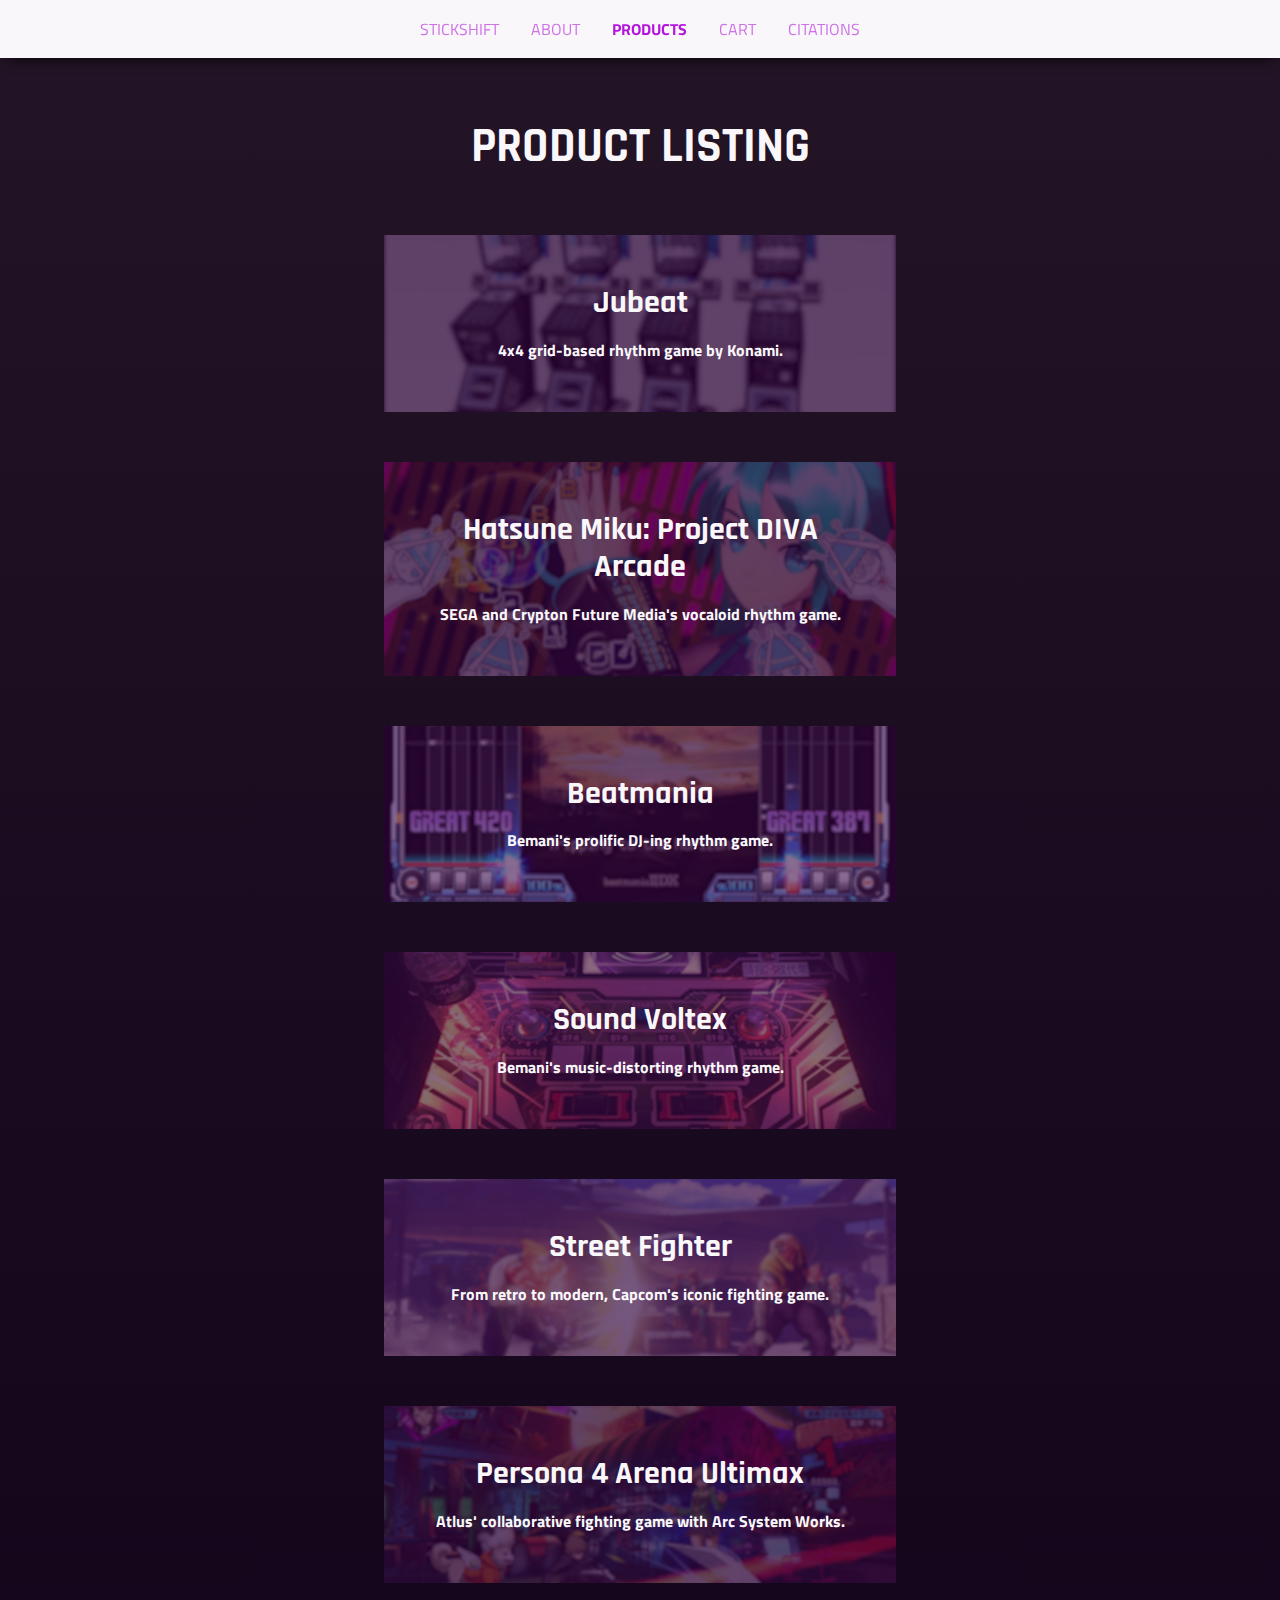
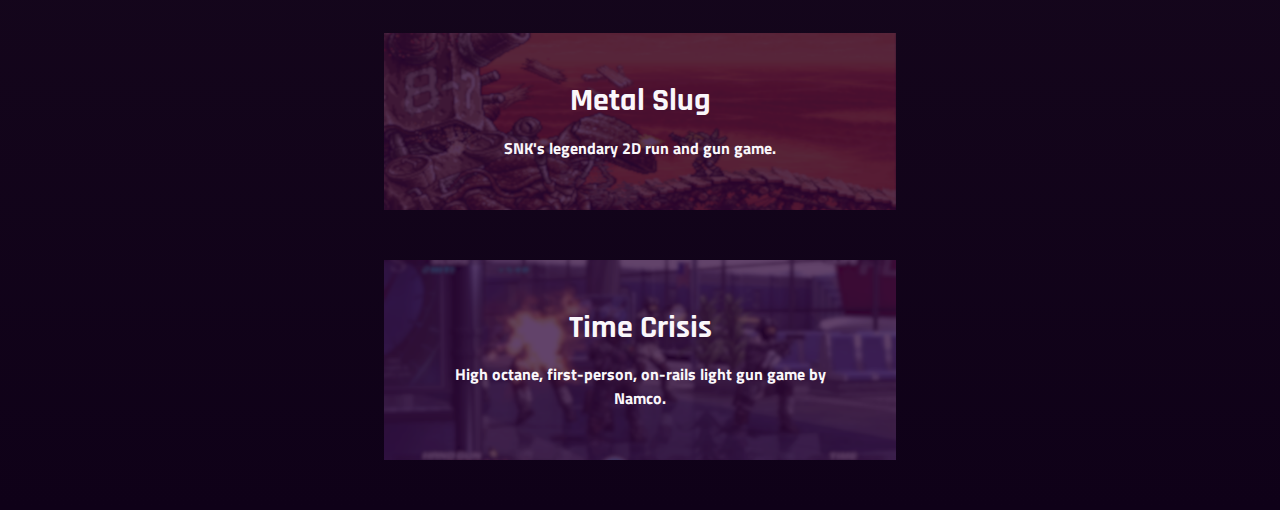
<file: Project2/product_listing.html>
<!DOCTYPE html>
<!-- saved from url=(0032)http://www.sfu.ca/~ndmackay/P01/ -->
<html lang="en-US"><head><meta http-equiv="Content-Type" content="text/html; charset=UTF-8"><link rel="icon" type="image/png" href="https://www.logolynx.com/images/logolynx/a4/a4298eb2329cab9ca3a1cd2868832c63.png">
  <link href="./css/grids.css" rel="stylesheet">
  <link href="./css/normalize.css" rel="stylesheet">
  <link href="https://fonts.googleapis.com/css?family=Rajdhani:500,700|Titillium+Web:400,600&display=swap" rel="stylesheet">

  <title>Test site</title>
  <link href="./css/main.css" rel="stylesheet">
</head>

<body>
  <div class="topnav"> <!-- Retrieved from https://www.w3schools.com/howto/howto_js_topnav.asp -->
    <a href="index.html">StickShift</a>
    <a href="about.html">About</a>
    <a class="active" href="product_listing.html">Products</a>
    <a href="cart.html">Cart</a>
    <a href="citations.html">Citations</a>
  </div>
  <div class="page-content">
    <h1>Product Listing</h1>

    <a href="jubeat.html"><div class="section-div listing grow" id="jubeat">
      <h2>Jubeat</h2>
      <p>
        4x4 grid-based rhythm game by Konami.
      </p>
    </div></a>

    <a href="project_diva.html"><div class="section-div listing grow" id="project-diva">
      <h2>Hatsune Miku: Project DIVA Arcade</h2>
      <p>
        SEGA and Crypton Future Media's vocaloid rhythm game.
      </p>
    </div></a>

    <a href="beatmania.html"><div class="section-div listing grow" id="beatmania">
      <h2>Beatmania</h2>
      <p>
        Bemani's prolific DJ-ing rhythm game.
      </p>
    </div></a>

    <a href=""><div class="section-div listing grow" id="sound-voltex">
      <h2>Sound Voltex</h2>
      <p>
        Bemani's music-distorting rhythm game.
      </p>
    </div></a>

    <a href=""><div class="section-div listing grow" id="street-fighter">
      <h2>Street Fighter</h2>
      <p>
        From retro to modern, Capcom's iconic fighting game.
      </p>
    </div></a>

    <a href=""><div class="section-div listing grow" id="p4au">
      <h2>Persona 4 Arena Ultimax</h2>
      <p>
        Atlus' collaborative fighting game with Arc System Works.
      </p>
    </div></a>

    <a href=""><div class="section-div listing grow" id="metal-slug">
      <h2>Metal Slug</h2>
      <p>
        SNK's legendary 2D run and gun game.
      </p>
    </div></a>

    <a href=""><div class="section-div listing grow" id="time-crisis">
      <h2>Time Crisis</h2>
      <p>
        High octane, first-person, on-rails light gun game by Namco.
      </p>
    </div>
  </div></a>


</body></html>
</file>
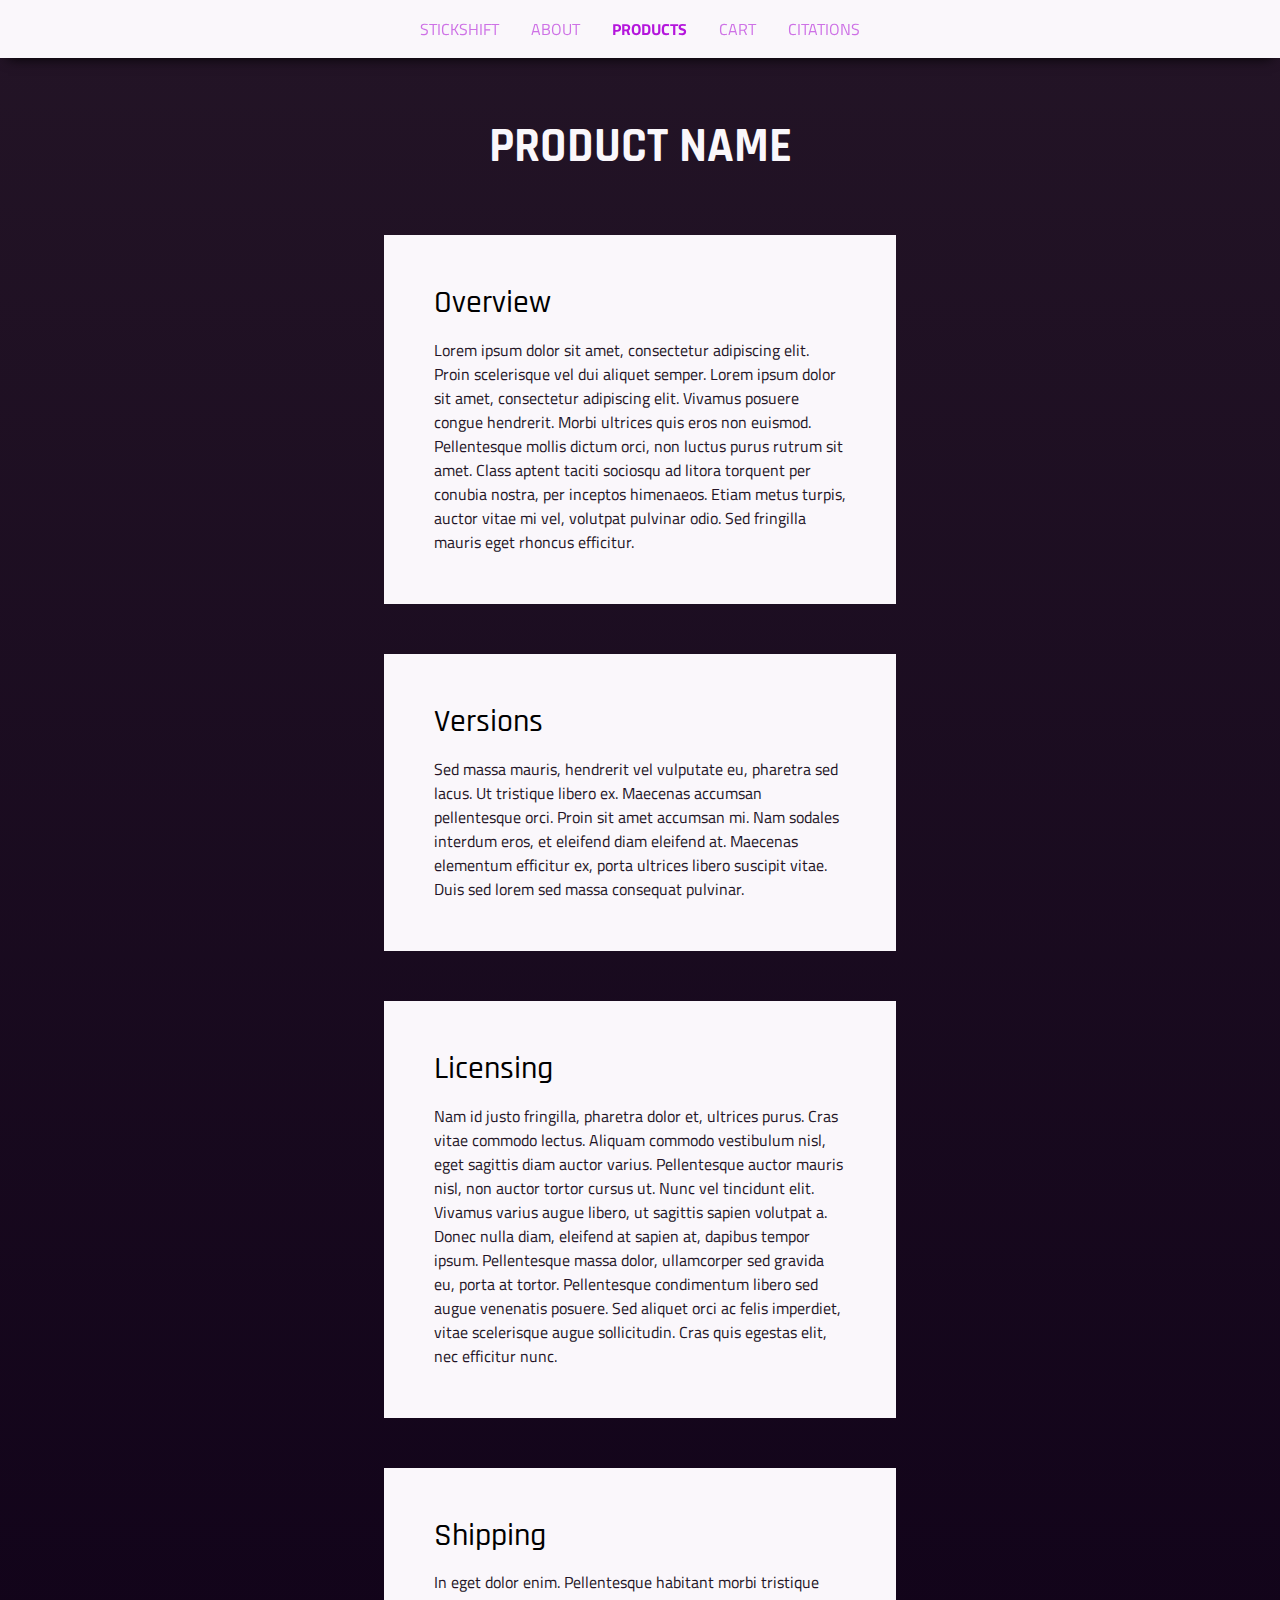
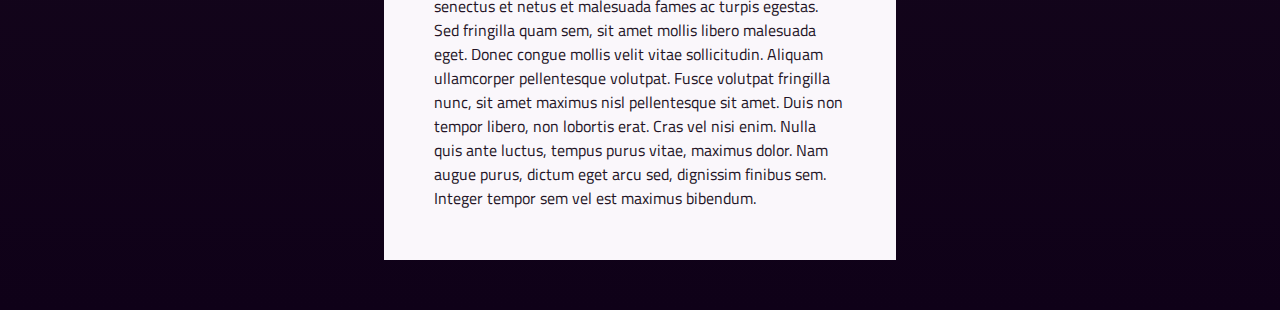
<file: Project2/product_page.html>
<!DOCTYPE html>
<!-- saved from url=(0032)http://www.sfu.ca/~ndmackay/P01/ -->
<html lang="en-US"><head><meta http-equiv="Content-Type" content="text/html; charset=UTF-8"><link rel="icon" type="image/png" href="https://www.logolynx.com/images/logolynx/a4/a4298eb2329cab9ca3a1cd2868832c63.png">
  <link href="./css/grids.css" rel="stylesheet">
  <link href="./css/normalize.css" rel="stylesheet">
  <link href="https://fonts.googleapis.com/css?family=Rajdhani:500,700|Titillium+Web:400,600&display=swap" rel="stylesheet">

  <title>Test site</title>
  <link href="./css/main.css" rel="stylesheet">
</head>

<body>
  <div class="topnav"> <!-- Retrieved from https://www.w3schools.com/howto/howto_js_topnav.asp -->
    <a href="index.html">StickShift</a>
    <a href="about.html">About</a>
    <a class="active" href="product_listing.html">Products</a>
    <a href="cart.html">Cart</a>
    <a href="citations.html">Citations</a>
  </div>
  <div class="page-content">
    <h1>Product Name</h1>

    <div class="section-div" id="overview">
      <h2>Overview</h2>
      <p>
        Lorem ipsum dolor sit amet, consectetur adipiscing elit. Proin scelerisque vel dui aliquet semper. Lorem ipsum
        dolor sit amet, consectetur adipiscing elit. Vivamus posuere congue hendrerit. Morbi ultrices quis eros non
        euismod. Pellentesque mollis dictum orci, non luctus purus rutrum sit amet. Class aptent taciti sociosqu ad
        litora torquent per conubia nostra, per inceptos himenaeos. Etiam metus turpis, auctor vitae mi vel, volutpat
        pulvinar odio. Sed fringilla mauris eget rhoncus efficitur.
      </p>
    </div>

    <div class="section-div" id="versions">
      <h2>Versions</h2>
      <p>
        Sed massa mauris, hendrerit vel vulputate eu, pharetra sed lacus. Ut tristique libero ex. Maecenas accumsan
        pellentesque orci. Proin sit amet accumsan mi. Nam sodales interdum eros, et eleifend diam eleifend at.
        Maecenas elementum efficitur ex, porta ultrices libero suscipit vitae. Duis sed lorem sed massa consequat
        pulvinar.
      </p>
    </div>

    <div class="section-div" id="licensing">
      <h2>Licensing</h2>
      <p>
        Nam id justo fringilla, pharetra dolor et, ultrices purus. Cras vitae commodo lectus. Aliquam commodo
        vestibulum nisl, eget sagittis diam auctor varius. Pellentesque auctor mauris nisl, non auctor tortor cursus
        ut. Nunc vel tincidunt elit. Vivamus varius augue libero, ut sagittis sapien volutpat a. Donec nulla diam,
        eleifend at sapien at, dapibus tempor ipsum. Pellentesque massa dolor, ullamcorper sed gravida eu, porta at
        tortor. Pellentesque condimentum libero sed augue venenatis posuere. Sed aliquet orci ac felis imperdiet,
        vitae scelerisque augue sollicitudin. Cras quis egestas elit, nec efficitur nunc.
      </p>
    </div>

    <div class="section-div" id="shipping">
      <h2>Shipping</h2>
      <p>
        In eget dolor enim. Pellentesque habitant morbi tristique senectus et netus et malesuada fames ac turpis
        egestas. Sed fringilla quam sem, sit amet mollis libero malesuada eget. Donec congue mollis velit vitae
        sollicitudin. Aliquam ullamcorper pellentesque volutpat. Fusce volutpat fringilla nunc, sit amet maximus
        nisl pellentesque sit amet. Duis non tempor libero, non lobortis erat. Cras vel nisi enim. Nulla quis ante
        luctus, tempus purus vitae, maximus dolor. Nam augue purus, dictum eget arcu sed, dignissim finibus sem.
        Integer tempor sem vel est maximus bibendum.
      </p>
    </div>
  </div>


</body></html>
</file>
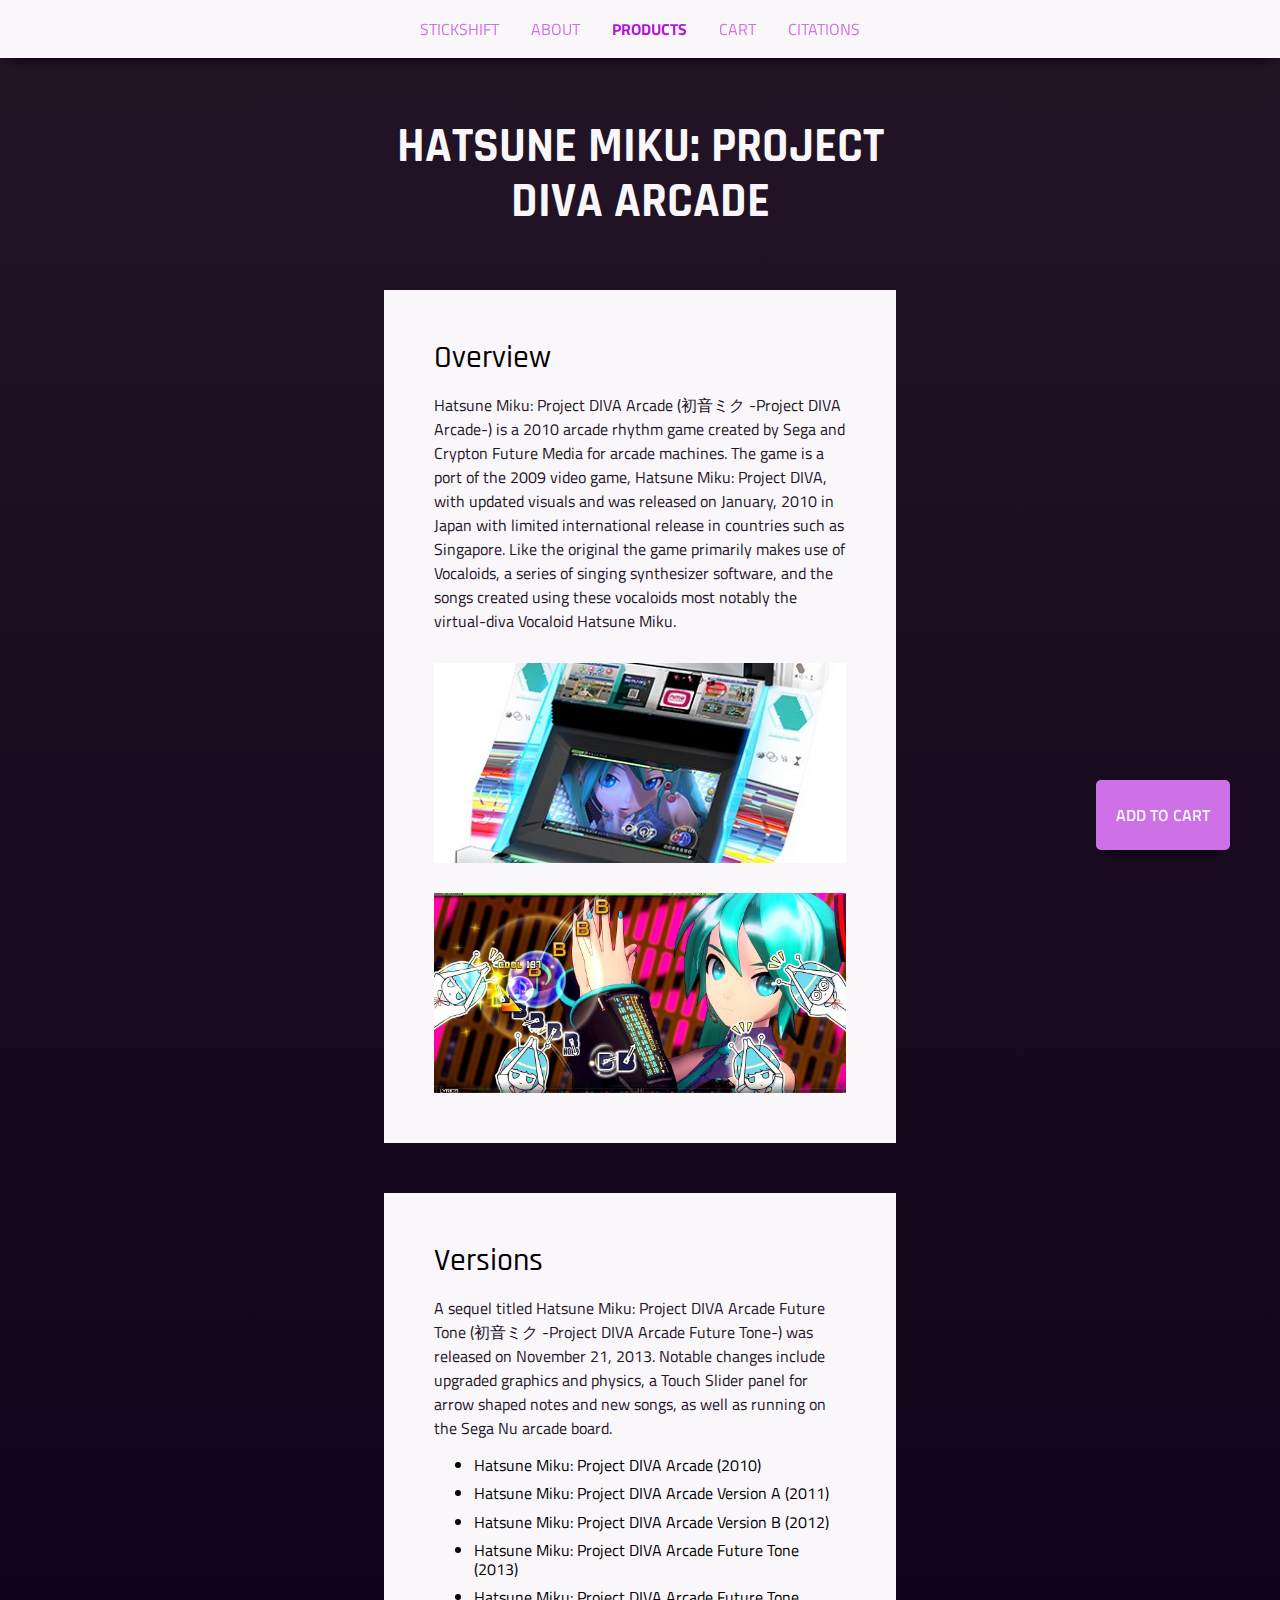
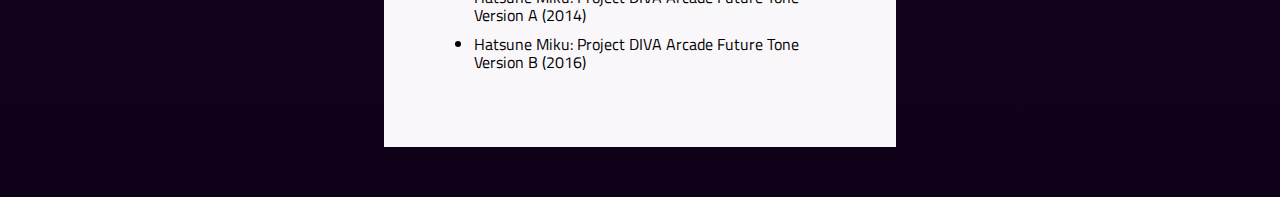
<file: Project2/project_diva.html>
<!DOCTYPE html>
<!-- saved from url=(0032)http://www.sfu.ca/~ndmackay/P01/ -->
<html lang="en-US"><head><meta http-equiv="Content-Type" content="text/html; charset=UTF-8"><link rel="icon" type="image/png" href="https://www.logolynx.com/images/logolynx/a4/a4298eb2329cab9ca3a1cd2868832c63.png">
  <link href="./css/grids.css" rel="stylesheet">
  <link href="./css/normalize.css" rel="stylesheet">
  <link href="https://fonts.googleapis.com/css?family=Rajdhani:500,700|Titillium+Web:400,600&display=swap" rel="stylesheet">

  <title>Test site</title>
  <link href="./css/main.css" rel="stylesheet">
</head>

<body>
  <div class="topnav"> <!-- Retrieved from https://www.w3schools.com/howto/howto_js_topnav.asp -->
    <a href="index.html">StickShift</a>
    <a href="about.html">About</a>
    <a class="active" href="product_listing.html">Products</a>
    <a href="cart.html">Cart</a>
    <a href="citations.html">Citations</a>
  </div>

  <button onclick="location.href='cart.html';" class="cta cart-button grow">
    <h3>Add to Cart</h3>
  </button>

  <div class="page-content">
    <h1>Hatsune Miku: Project DIVA Arcade</h1>

    <div class="section-div" id="overview">
      <h2>Overview</h2>
      <p>
        Hatsune Miku: Project DIVA Arcade (初音ミク -Project DIVA Arcade-) is a 2010 arcade rhythm game created by Sega and Crypton Future Media for arcade machines. The game is a port of the 2009 video game, Hatsune Miku: Project DIVA, with updated visuals and was released on January, 2010 in Japan with limited international release in countries such as Singapore. Like the original the game primarily makes use of Vocaloids, a series of singing synthesizer software, and the songs created using these vocaloids most notably the virtual-diva Vocaloid Hatsune Miku.
      </p>
      <div class="img-container" id="diva-machine"></div>
      <div class="img-container" id="diva-gameplay"></div>
    </div>

    <div class="section-div" id="versions">
      <h2>Versions</h2>
      <p>
        A sequel titled Hatsune Miku: Project DIVA Arcade Future Tone (初音ミク -Project DIVA Arcade Future Tone-) was released on November 21, 2013. Notable changes include upgraded graphics and physics, a Touch Slider panel for arrow shaped notes and new songs, as well as running on the Sega Nu arcade board.
      </p>
      <ul>
        <li>Hatsune Miku: Project DIVA Arcade (2010)</li>
        <li>Hatsune Miku: Project DIVA Arcade Version A (2011)</li>
        <li>Hatsune Miku: Project DIVA Arcade Version B (2012)</li>
        <li>Hatsune Miku: Project DIVA Arcade Future Tone (2013)</li>
        <li>Hatsune Miku: Project DIVA Arcade Future Tone Version A (2014)</li>
        <li>Hatsune Miku: Project DIVA Arcade Future Tone Version B (2016)</li>
      </ul>
    </div>

  </div>


</body></html>
</file>
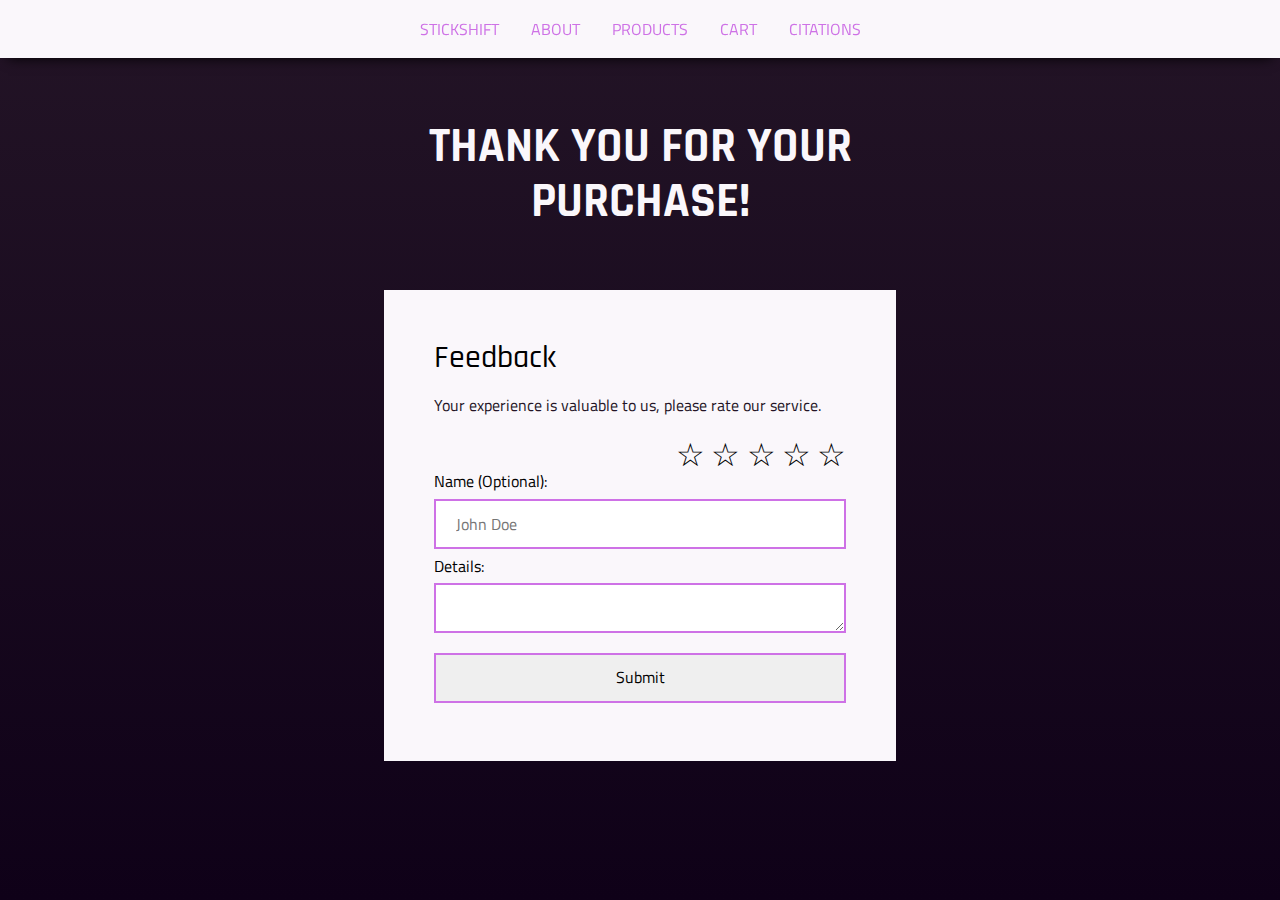
<file: Project2/purchase.html>
<!DOCTYPE html>
<!-- saved from url=(0032)http://www.sfu.ca/~ndmackay/P01/ -->
<html lang="en-US"><head><meta http-equiv="Content-Type" content="text/html; charset=UTF-8"><link rel="icon" type="image/png" href="https://www.logolynx.com/images/logolynx/a4/a4298eb2329cab9ca3a1cd2868832c63.png">
  <link href="./css/grids.css" rel="stylesheet">
  <link href="./css/normalize.css" rel="stylesheet">
  <link href="https://fonts.googleapis.com/css?family=Rajdhani:500,700|Titillium+Web:400,600&display=swap" rel="stylesheet">

  <title>Test site</title>
  <link href="./css/main.css" rel="stylesheet">
</head>

<body>
  <div class="topnav"> <!-- Retrieved from https://www.w3schools.com/howto/howto_js_topnav.asp -->
    <a href="index.html">StickShift</a>
    <a href="about.html">About</a>
    <a href="product_listing.html">Products</a>
    <a href="cart.html">Cart</a>
    <a href="citations.html">Citations</a>
  </div>
  <div class="page-content">
    <h1>Thank you for your purchase!</h1>
    <div class="section-div">
      <h2>Feedback</h2>
      <p>Your experience is valuable to us, please rate our service.</p>
      <br>
      <form>
        <div class="rating">
          <span>☆</span><span>☆</span><span>☆</span><span>☆</span><span>☆</span>
        </div>
        <label for="name">Name (Optional):</label>
          <input type="text" name="name" placeholder="John Doe">
        <label for="feedback">Details:</label>
          <textarea id="feedbackbox"></textarea>
        <input type="submit">
      </form>
    </div>
  </div>
</file>
<file: Project2/css/grids.css>
.container {
  display: flex;
  justify-content: flex-start;
  flex-wrap: wrap;
  flex-direction: row;
}

.block {
  margin: 5px;
  padding-left: 1em;
  padding-right: 1em;
  background-color: #333;
  max-width: 580px;
  flex-grow: 1;
}

@media (min-width: 30em) {
  }
}

/* all information retrieved from https://jonibologna.com/blog/flexbox-cheatsheet
and https://www.w3schools.com/css/css3_flexbox.asp*/
</file>
<file: Project2/css/main.css>
body {
  font-family: 'Titillium Web', sans-serif;
  margin: 0;
}

html {
  min-height: 100%;
  background-image: linear-gradient(#231426, #0f0118);
}

section:not([id]) {
  margin: 25px 0;
  padding: 0.5em 0;
  border-top: 1px solid #333;
}

/* TEXT ELEMENTS */

h1, h2, h3, h4, h5, h6 {
  font-family: 'Rajdhani', sans-serif;
}

h1 {
  margin: 60px 0px;
  text-align: center;
  font-size: 3em;
  font-weight: 700;
  color: #FAF7FB;
  text-transform: uppercase;
}

h2 {
  font-size: 2em;
  font-weight: 500;
  margin: 0;
  padding-top: 50px;
}

h3 {
  font-family: 'Titillium Web', sans-serif;
  font-size: 1em;
  font-weight: 600;
  padding-bottom: 30px;
  text-align: right;
}

h4 {
  font-size: 2em;
}

h5 {
  font-size: 1.5em;
}

h6 {
 font-size: 1.2em;
}

p {
  font-size: 1em;
  /* max-width: 900px; */
  margin-bottom: 0;
  line-height: 1.5em;
}

ul li {
  padding-bottom: 10px;
}

a {
  text-decoration: none;
  color: #CE71E6;
  transition: all 0.1s ease-out;
}

p a {
  font-weight: bold;
}

a:hover, a:active, a:focus {
  color: #B415DC;
  transform:scale(1.1);
}

.cta {
  background-color: #CE71E6;
  color: #FAF7FB;
  text-transform: uppercase;
  border-radius: 5px;
  box-shadow: 0px 8px 12px -8px black;
  padding: 10px 20px;
  border: none;
  transition: all 0.1s;
  margin-bottom: 50px;
  display: block;
  margin-right: 0;
  margin-left: auto;
  cursor: pointer;
}

.cta:hover, .cta:focus, .cta:active {
  background-color: #B415DC;
  color: #FAF7FB;
}

.cta h3 {
  padding: 0;
}

.cart-button {
  position: fixed;
  right: 50px;
  bottom: 50px;
  margin: 0;
}

input, textarea {
  width: 100%;
  padding: 12px 20px;
  margin: 8px 0;
  box-sizing: border-box;
  font-family: 'Titillium Web', sans-serif;
  height: 50px;
  border: 2px solid #CE71E6;
}

input:hover, input:active, input:focus, textarea:hover, textarea:active, textarea:focus {
  border: 2px solid #B415DC;
}

.topnav { /* Modified from https://www.w3schools.com/howto/howto_js_topnav.asp */
  background-color: #FAF7FB;
  position: fixed;
  top: 0;
  width: 100%;
  box-shadow: 0px 8px 12px -8px;
  display: flex;
  justify-content: center;
  flex-wrap: wrap;
  z-index: 1;
}

.topnav a {
  text-align: center;
  padding: 20px 16px;
  text-transform: uppercase;
  font-size: 1em;
  font-weight: normal;
}

.topnav a.active {
  color: #B415DC;
  font-weight: bold;
}

/* PAGE STRUCTURE CONTENT */

.page-content {
  margin-left: auto;
  margin-right: auto;
  width: 40%;
  max-width: 700px;
  margin-top: 120px;
}

.section-div {
  margin-bottom: 50px;
  padding: 0 50px 50px 50px;
  background-color: #FAF7FB;
  transition: all 0.1s;
}

.section-div-no-bg {
  margin-bottom: 50px;
  padding: 0 50px 50px 50px;
  background-color: none;
  color: #FAF7FB;
  text-align: center;
}

.img-container {
  margin-left: auto;
  margin-right: auto;
  width: 100%;
  height: 200px;
  background-position: center;
  background-size: cover;
  margin-top: 30px;
}

/* IMAGES FOR IMAGE CONTAINERS */

#diva-machine {
  background-image: url("../img/project_diva_machine.jpg");
}

#diva-gameplay {
  background-image: url("../img/project_diva_gameplay.jpg");
}

#jubeat-machine {
  background-image: url("../img/jubeat_machines.jpg");
}

#jubeat-gameplay {
  background-image: url("../img/jubeat_gameplay.jpg");
}

#beatmania-machine {
  background-image: url("../img/beatmania_iidx_machine.jpg");
}

#beatmania-gameplay {
  background-image: url("../img/beatmania_iidx_gameplay.jpg");
}

.grow:hover, .grow:focus, .grow:active {
  transform: scale(1.1);
}

.section-div p {
  color: #231426;
}

.rating { /* Rating system adapted from https://css-tricks.com/star-ratings/ Credit to Chris Coyler */
  unicode-bidi: bidi-override;
  direction: rtl;
  font-size: 2em
}

.rating > span {
  display: inline-block;
  position: relative;
  width: 1.1em;

}

.rating > span:hover:before,
.rating > span:hover ~ span:before {
   content: "\2605";
   position: absolute;
}

@media only screen and (max-width: 1100px) {
  .page-content {
    margin-left: auto;
    margin-right: auto;
    width: 60%;
  }
}

/* PRODUCT LISTING */

.listing {
  background-size: cover;
  background-position: center;
  text-align: center;
  color: #FAF7FB;
}

.listing h2 {
  font-weight: 700;
}

.listing p {
  font-weight: bold;
  color: #FAF7FB;
}

#jubeat {
  background-image: url("../img/jubeat_gameplay_darkened.png");
}

#project-diva {
  background-image: url("../img/project_diva_gameplay_darkened.png");
}

#beatmania {
  background-image: url("../img/beatmania_iidx_gameplay_darkened.png");
}

#sound-voltex {
  background-image: url("../img/sound_voltex_darkened.png");
}

#street-fighter {
  background-image: url("../img/street_fighter_darkened.png");
}

#p4au {
  background-image: url("../img/p4au_darkened.png");
}

#metal-slug {
  background-image: url("../img/metal_slug_darkened.png");
}

#time-crisis {
  background-image: url("../img/time_crisis_darkened.png");
}

/* CART */

.cart-item {
  display: flex;
  flex-wrap: wrap;
  justify-content: flex-end;
  background-color: #FAF7FB;
  align-items: center;
  margin-bottom: 50px;
}

.item-property {
  padding: 50px;
}

.cart-item h2, .cart-item p, .cart-item input {
  padding: 0;
  margin: 0;
}

.cart-item input[type=number] {
  max-width: 100px;
  text-align: center;
}
</file>
